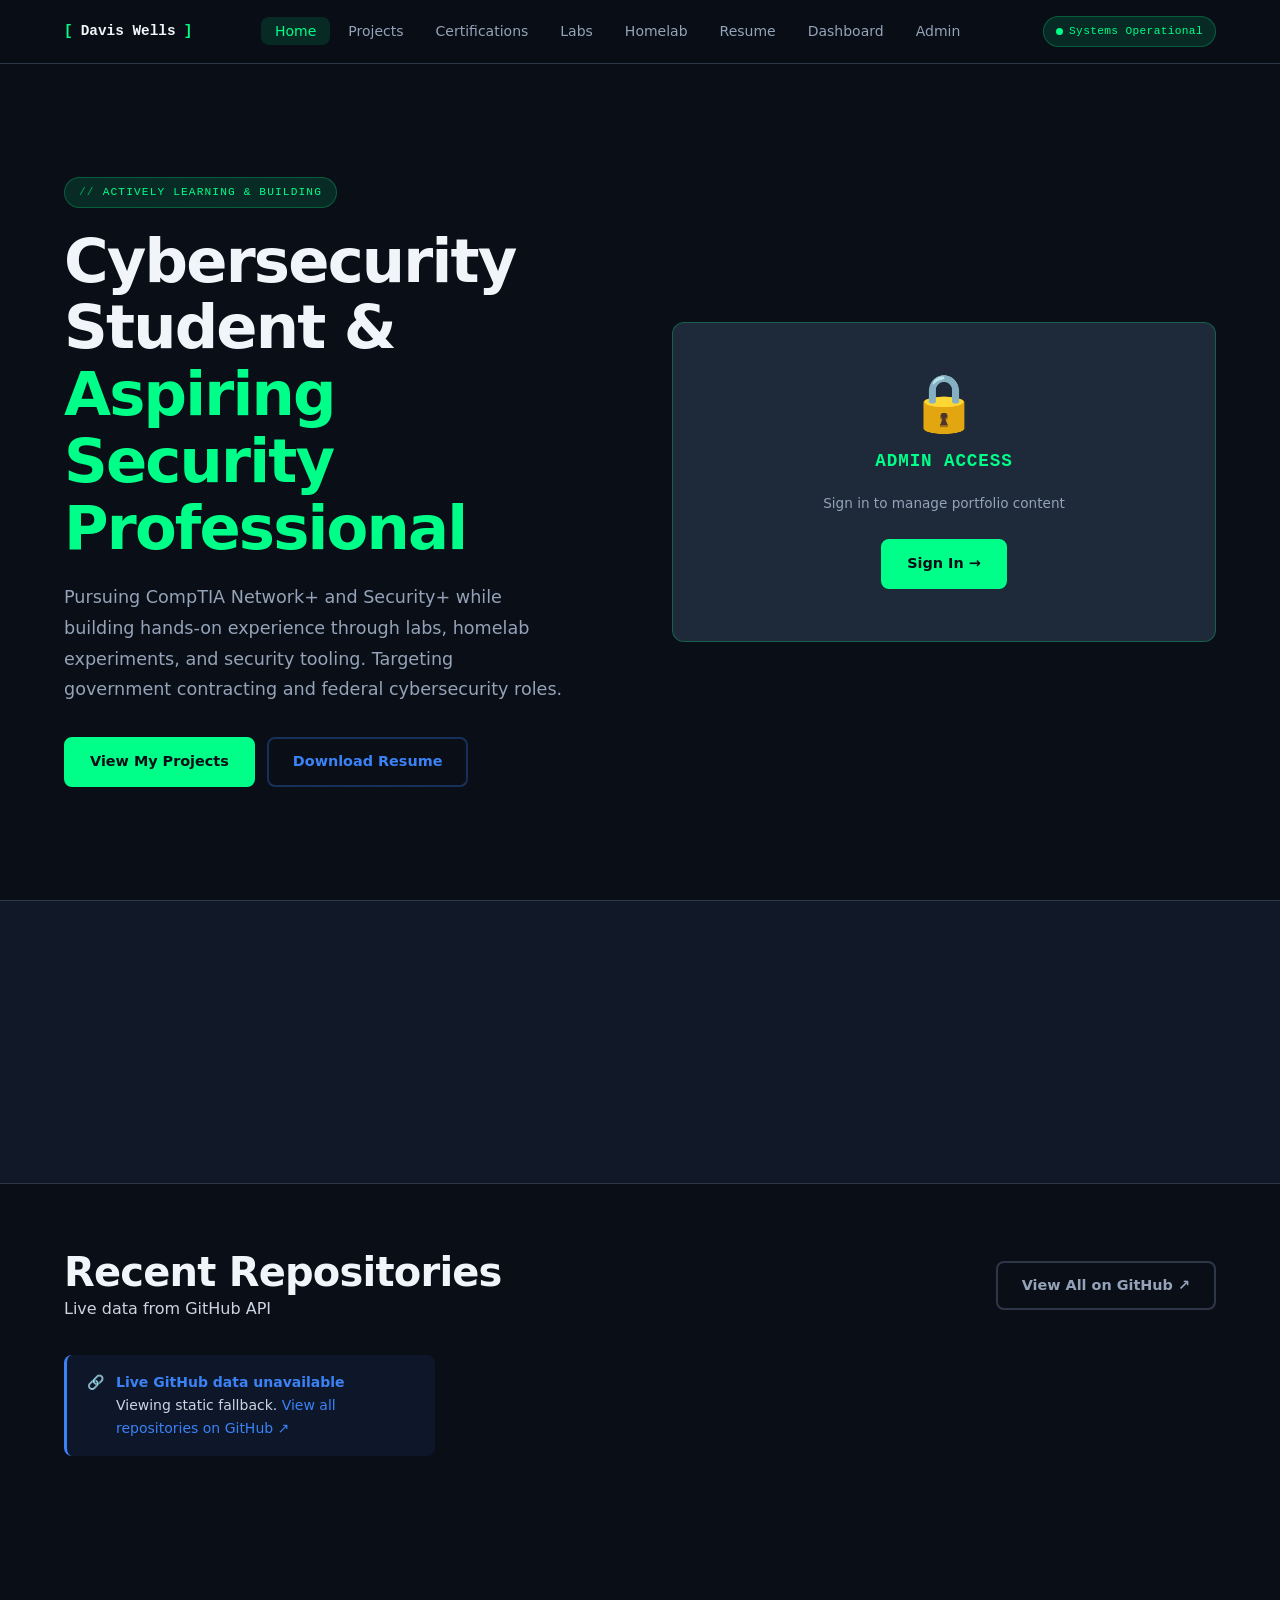
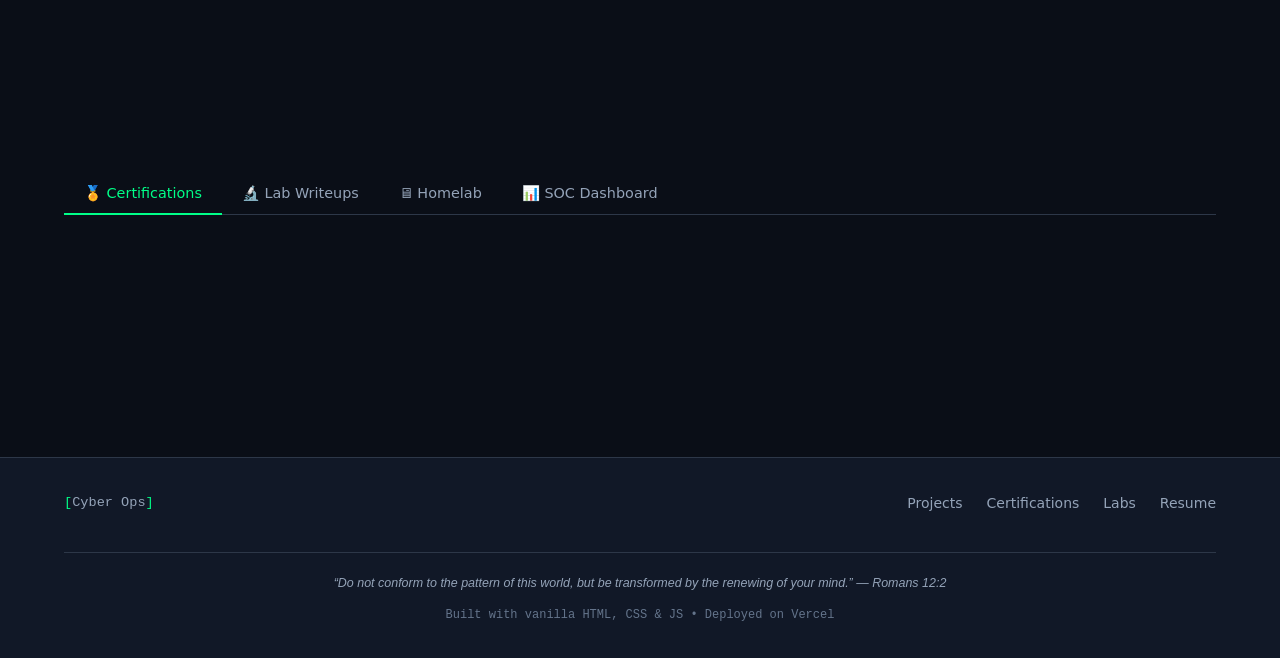
<file: index.html>
<!DOCTYPE html>
<html lang="en">
<head>
  <meta charset="UTF-8">
  <meta name="viewport" content="width=device-width, initial-scale=1.0">
  <meta name="description" content="Cybersecurity student portfolio — projects, certifications, labs, and homelab documentation. Pursuing Network+ and Security+ while targeting government contracting roles.">
  <meta name="robots" content="index, follow">
  <title>Cyber Ops — Security Portfolio</title>

  <!-- Security Headers -->
  <meta http-equiv="Content-Security-Policy"
    content="default-src 'self'; script-src 'self'; style-src 'self' https://fonts.googleapis.com; font-src https://fonts.gstatic.com; img-src 'self' data: https:; connect-src 'self' https://api.github.com https://*.supabase.co; frame-ancestors 'none';">
  <meta http-equiv="X-Content-Type-Options" content="nosniff">
  <meta http-equiv="Referrer-Policy" content="strict-origin-when-cross-origin">
  <meta name="theme-color" content="#0a0e17">

  <!-- Open Graph -->
  <meta property="og:title" content="Cyber Ops — Security Portfolio">
  <meta property="og:description" content="Cybersecurity student portfolio: projects, labs, and certifications.">
  <meta property="og:type" content="website">

  <!-- Google Fonts
       Note: Google Fonts CDN doesn't support SRI because the response varies by
       browser User-Agent for optimal font formats. Self-hosting is recommended
       for full SRI compliance. See README.md for self-hosting instructions. -->
  <link rel="preconnect" href="https://fonts.googleapis.com">
  <link rel="preconnect" href="https://fonts.gstatic.com" crossorigin>
  <link href="https://fonts.googleapis.com/css2?family=Inter:wght@400;500;600;700;800&family=JetBrains+Mono:wght@400;700&display=swap" rel="stylesheet">

  <!-- Stylesheets -->
  <link rel="stylesheet" href="assets/css/main.css">
  <link rel="stylesheet" href="assets/css/components.css">
  <link rel="stylesheet" href="assets/css/animations.css">
</head>
<body data-page="home">

  <!-- ── Navigation ──────────────────────────────────────────── -->
  <nav class="nav" role="navigation" aria-label="Main navigation">
    <div class="nav-inner">
      <a href="index.html" class="nav-logo" aria-label="Home">
        <span class="bracket">[</span>Davis Wells<span class="bracket">]</span>
      </a>

      <ul class="nav-links" role="list">
        <li><a href="index.html" class="active">Home</a></li>
        <li><a href="sections/projects.html">Projects</a></li>
        <li><a href="sections/certifications.html">Certifications</a></li>
        <li><a href="sections/labs.html">Labs</a></li>
        <li><a href="sections/homelab.html">Homelab</a></li>
        <li><a href="sections/resume.html">Resume</a></li>
        <li><a href="sections/dashboard.html">Dashboard</a></li>
        <li><a href="sections/login.html">Admin</a></li>
      </ul>

      <div class="nav-status" aria-label="System status: operational">
        <span class="status-dot" aria-hidden="true"></span>
        Systems Operational
      </div>

      <!-- Hamburger for mobile -->
      <button class="nav-hamburger" aria-label="Toggle mobile menu" aria-expanded="false" aria-controls="mobile-nav">
        <span></span>
        <span></span>
        <span></span>
      </button>
    </div>
  </nav>

  <!-- Mobile Navigation -->
  <nav id="mobile-nav" class="nav-mobile" aria-label="Mobile navigation">
    <a href="index.html">Home</a>
    <a href="sections/projects.html">Projects</a>
    <a href="sections/certifications.html">Certifications</a>
    <a href="sections/labs.html">Labs</a>
    <a href="sections/homelab.html">Homelab</a>
    <a href="sections/resume.html">Resume</a>
    <a href="sections/dashboard.html">Dashboard</a>
    <a href="sections/login.html">Admin</a>
  </nav>

  <main>
    <!-- ── Hero ──────────────────────────────────────────────── -->
    <section class="hero" aria-labelledby="hero-heading">
      <div class="hero-grid">

        <!-- Left: Text content -->
        <div class="hero-text">
          <div class="hero-eyebrow" aria-label="Status: actively learning">
            Actively Learning & Building
          </div>

          <h1 class="hero-title" id="hero-heading">
            Cybersecurity Student &amp;<br>
            <span class="accent">Aspiring Security Professional</span>
          </h1>

          <p class="hero-sub">
            Pursuing CompTIA Network+ and Security+ while building hands-on
            experience through labs, homelab experiments, and security tooling.
            Targeting government contracting and federal cybersecurity roles.
          </p>

          <div class="hero-ctas">
            <a href="sections/projects.html" class="btn btn-primary">
              View My Projects
            </a>
            <a href="sections/resume.html" class="btn btn-secondary">
              Download Resume
            </a>
          </div>
        </div>

        <!-- Right: Admin sign-in card -->
        <div class="hero-terminal">
          <a href="sections/login.html" class="admin-signin-card" aria-label="Go to admin sign in">
            <div class="admin-signin-icon" aria-hidden="true">&#128274;</div>
            <div class="admin-signin-label">Admin Access</div>
            <div class="admin-signin-sub">Sign in to manage portfolio content</div>
            <span class="btn btn-primary admin-signin-btn">Sign In &rarr;</span>
          </a>
        </div>

      </div>
    </section>

    <!-- ── Stats Bar ──────────────────────────────────────────── -->
    <section class="stats-bar" aria-label="Portfolio statistics">
      <div class="stats-grid">

        <div class="stat-card reveal">
          <span class="stat-icon" aria-hidden="true">&#127941;</span>
          <div class="stat-number" id="stat-certs">—</div>
          <div class="stat-label">Certifications Earned</div>
        </div>

        <div class="stat-card reveal reveal-delay-2">
          <span class="stat-icon" aria-hidden="true">&#128300;</span>
          <div class="stat-number" id="stat-labs">—</div>
          <div class="stat-label">Labs Completed</div>
        </div>

        <div class="stat-card reveal reveal-delay-3">
          <span class="stat-icon" aria-hidden="true">&#128295;</span>
          <div class="stat-number" id="stat-projects">—</div>
          <div class="stat-label">Projects Built</div>
        </div>

        <div class="stat-card reveal reveal-delay-4">
          <span class="stat-icon" aria-hidden="true">&#128293;</span>
          <div class="stat-number" id="stat-streak">—</div>
          <div class="stat-label">Day Study Streak</div>
          <div class="streak-controls">
            <button class="btn btn-sm btn-primary" id="streak-add" aria-label="Add one day to streak">+ Add Day</button>
            <button class="btn btn-sm btn-ghost" id="streak-reset" aria-label="Reset streak to zero">Reset</button>
          </div>
        </div>

      </div>
    </section>

    <!-- ── GitHub Repos Widget ───────────────────────────────── -->
    <section class="github-section section" aria-labelledby="github-heading">
      <div class="container">
        <div class="github-header">
          <div>
            <h2 id="github-heading">Recent Repositories</h2>
            <p style="margin:0; color: var(--text-muted); font-size: 0.9rem;">
              Live data from GitHub API
            </p>
          </div>
          <a href="#" class="btn btn-ghost github-view-all" target="_blank" rel="noopener noreferrer">
            View All on GitHub &#8599;
          </a>
        </div>

        <!-- Repo cards injected by github.js -->
        <div class="repos-grid" aria-label="GitHub repositories">
        </div>
      </div>
    </section>

    <!-- ── Quick Links / About Strip ─────────────────────────── -->
    <section class="section" aria-label="Quick navigation" style="padding-top:0">
      <div class="container">
        <div class="section-header reveal">
          <h2>What I'm Working On</h2>
          <p>A living portfolio that grows with every lab, cert, and project.</p>
        </div>

        <div class="wimo-tabs" role="tablist" aria-label="Portfolio sections">
          <button class="wimo-tab active" data-tab="certs" role="tab" aria-selected="true">&#127941; Certifications</button>
          <button class="wimo-tab" data-tab="labs" role="tab" aria-selected="false">&#128300; Lab Writeups</button>
          <button class="wimo-tab" data-tab="homelab" role="tab" aria-selected="false">&#128421; Homelab</button>
          <button class="wimo-tab" data-tab="soc" role="tab" aria-selected="false">&#128202; SOC Dashboard</button>
        </div>
        <div class="wimo-content reveal">
          <div class="wimo-panel active" data-panel="certs">
            <div class="wimo-panel-inner">
              <span class="wimo-icon" aria-hidden="true">&#127941;</span>
              <div>
                <h3>Certifications</h3>
                <p>Network+ in progress &middot; Security+ planned &middot; Tracking every step toward earning each credential.</p>
                <a href="sections/certifications.html" class="btn btn-primary btn-sm">View Certifications &#8599;</a>
              </div>
            </div>
          </div>
          <div class="wimo-panel" data-panel="labs">
            <div class="wimo-panel-inner">
              <span class="wimo-icon" aria-hidden="true">&#128300;</span>
              <div>
                <h3>Lab Writeups</h3>
                <p>TryHackMe, Hack The Box &mdash; documented with notes, takeaways, and techniques used in each exercise.</p>
                <a href="sections/labs.html" class="btn btn-primary btn-sm">View Lab Writeups &#8599;</a>
              </div>
            </div>
          </div>
          <div class="wimo-panel" data-panel="homelab">
            <div class="wimo-panel-inner">
              <span class="wimo-icon" aria-hidden="true">&#128421;</span>
              <div>
                <h3>Homelab</h3>
                <p>Hands-on lab environment for cybersecurity practice — details coming soon.</p>
                <a href="sections/homelab.html" class="btn btn-primary btn-sm">View Homelab &#8599;</a>
              </div>
            </div>
          </div>
          <div class="wimo-panel" data-panel="soc">
            <div class="wimo-panel-inner">
              <span class="wimo-icon" aria-hidden="true">&#128202;</span>
              <div>
                <h3>SOC Dashboard</h3>
                <p>Simulated threat feed and analyst dashboard &mdash; a concept showcase, clearly labeled as a demo environment.</p>
                <a href="sections/dashboard.html" class="btn btn-primary btn-sm">View Dashboard &#8599;</a>
              </div>
            </div>
          </div>
        </div>
      </div>
    </section>

  </main>

  <!-- ── Footer ────────────────────────────────────────────────── -->
  <footer class="footer" role="contentinfo">
    <div class="footer-inner">
      <div class="footer-logo">
        <span class="accent">[</span>Cyber Ops<span class="accent">]</span>
      </div>
      <ul class="footer-links" role="list">
        <li><a href="sections/projects.html">Projects</a></li>
        <li><a href="sections/certifications.html">Certifications</a></li>
        <li><a href="sections/labs.html">Labs</a></li>
        <li><a href="sections/resume.html">Resume</a></li>
      </ul>
      <div class="footer-copy">
        <em class="footer-verse">&ldquo;Do not conform to the pattern of this world, but be transformed by the renewing of your mind.&rdquo; &mdash; Romans 12:2</em>
        Built with vanilla HTML, CSS &amp; JS &bull; Deployed on Vercel
      </div>
    </div>
  </footer>

  <!-- Scripts — config.js must load before main.js and github.js -->
  <script src="config.js"></script>
  <script src="assets/js/supabase-client.js"></script>
  <script src="assets/js/main.js"></script>
  <script src="assets/js/github.js"></script>

</body>
</html>
</file>
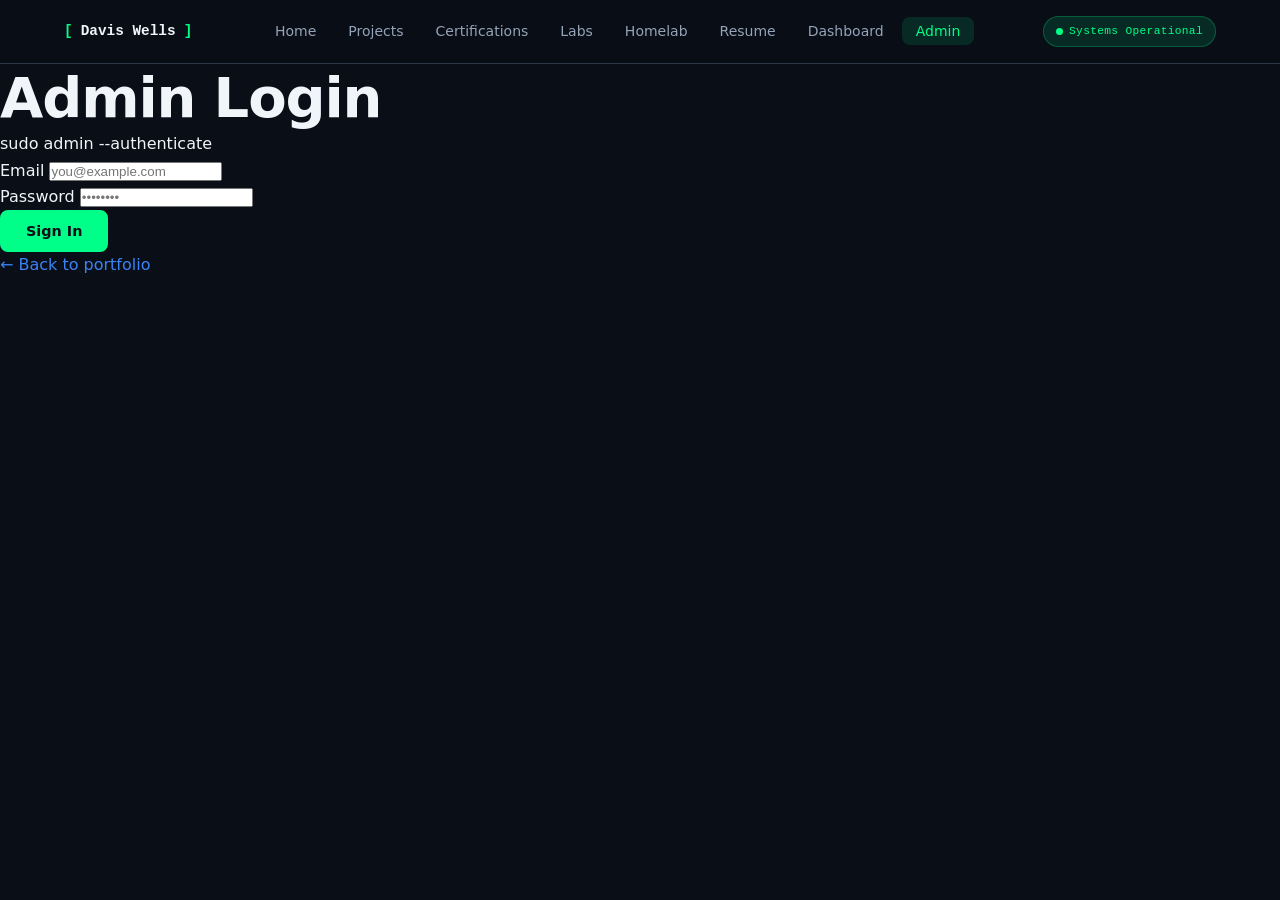
<file: sections/admin.html>
<!DOCTYPE html>
<html lang="en">
<head>
  <meta charset="UTF-8">
  <meta name="viewport" content="width=device-width, initial-scale=1.0">
  <meta name="robots" content="noindex, nofollow">
  <title>Admin — Cyber Ops</title>
  <meta http-equiv="Content-Security-Policy"
    content="default-src 'self'; script-src 'self'; style-src 'self' https://fonts.googleapis.com; font-src https://fonts.gstatic.com; img-src 'self' data:; connect-src 'self' https://*.supabase.co; frame-ancestors 'none';">
  <meta http-equiv="X-Content-Type-Options" content="nosniff">
  <link rel="preconnect" href="https://fonts.googleapis.com">
  <link rel="preconnect" href="https://fonts.gstatic.com" crossorigin>
  <link href="https://fonts.googleapis.com/css2?family=Inter:wght@400;500;600;700;800&family=JetBrains+Mono:wght@400;700&display=swap" rel="stylesheet">
  <link rel="stylesheet" href="../assets/css/main.css">
  <link rel="stylesheet" href="../assets/css/components.css">
  <link rel="stylesheet" href="../assets/css/animations.css">
  <style>
    /* ── Admin layout ───────────────────────────── */
    .admin-bar {
      background: var(--bg-secondary);
      border-bottom: 1px solid var(--border);
      padding: 0.75rem 1.5rem;
      display: flex;
      align-items: center;
      justify-content: space-between;
      position: sticky;
      top: 0;
      z-index: 100;
    }
    .admin-bar-logo {
      font-family: var(--font-mono);
      font-size: 0.85rem;
      color: var(--text-muted);
    }
    .admin-bar-logo span { color: var(--green); }
    .admin-bar-right {
      display: flex;
      align-items: center;
      gap: 1rem;
    }
    .admin-user-label {
      font-family: var(--font-mono);
      font-size: 0.75rem;
      color: var(--text-muted);
    }
    .admin-user-label strong { color: var(--green); }

    .admin-wrap {
      max-width: 1100px;
      margin: 0 auto;
      padding: 2rem 1.5rem;
    }
    .admin-header {
      margin-bottom: 2rem;
    }
    .admin-header h1 { font-size: 1.75rem; margin-bottom: 0.25rem; }
    .admin-header p {
      font-family: var(--font-mono);
      font-size: 0.75rem;
      color: var(--text-muted);
    }

    /* ── Tabs ───────────────────────────────────── */
    .admin-tabs {
      display: flex;
      gap: 0.25rem;
      margin-bottom: 1.5rem;
      border-bottom: 1px solid var(--border);
      padding-bottom: 0;
    }
    .admin-tab {
      font-family: var(--font-mono);
      font-size: 0.82rem;
      font-weight: 600;
      color: var(--text-muted);
      background: none;
      border: none;
      padding: 0.6rem 1.25rem;
      cursor: pointer;
      border-bottom: 2px solid transparent;
      margin-bottom: -1px;
      transition: color var(--t-fast), border-color var(--t-fast);
    }
    .admin-tab:hover { color: var(--text-primary); }
    .admin-tab.active {
      color: var(--green);
      border-bottom-color: var(--green);
    }

    /* ── Panels ─────────────────────────────────── */
    .admin-panel { display: none; }
    .admin-panel.active { display: block; }

    .admin-panel-header {
      display: flex;
      align-items: center;
      justify-content: space-between;
      margin-bottom: 1.25rem;
      flex-wrap: wrap;
      gap: 0.75rem;
    }
    .admin-panel-title {
      font-size: 1.1rem;
      font-weight: 600;
    }

    /* ── Table ──────────────────────────────────── */
    .admin-table-wrap { overflow-x: auto; }
    .admin-table {
      width: 100%;
      border-collapse: collapse;
      font-size: 0.85rem;
    }
    .admin-table th {
      font-family: var(--font-mono);
      font-size: 0.7rem;
      font-weight: 600;
      text-transform: uppercase;
      letter-spacing: 0.08em;
      color: var(--text-muted);
      text-align: left;
      padding: 0.6rem 0.75rem;
      border-bottom: 1px solid var(--border);
      white-space: nowrap;
    }
    .admin-table td {
      padding: 0.65rem 0.75rem;
      border-bottom: 1px solid rgba(255,255,255,0.04);
      color: var(--text-secondary);
      max-width: 260px;
      overflow: hidden;
      text-overflow: ellipsis;
      white-space: nowrap;
    }
    .admin-table tr:hover td { background: rgba(255,255,255,0.02); }
    .admin-actions { display: flex; gap: 0.5rem; white-space: nowrap; }

    .admin-loading,
    .admin-empty  { color: var(--text-muted); font-family: var(--font-mono); font-size: 0.85rem; padding: 2rem 0; }
    .admin-error  { color: var(--red); font-size: 0.85rem; padding: 2rem 0; }

    /* ── Modal overlay ───────────────────────────── */
    .admin-modal {
      display: none;
      position: fixed;
      inset: 0;
      background: rgba(0,0,0,0.7);
      backdrop-filter: blur(4px);
      z-index: 1000;
      align-items: flex-start;
      justify-content: center;
      padding: 2rem 1rem;
      overflow-y: auto;
    }
    .admin-modal.open { display: flex; }
    .modal-card {
      background: var(--bg-card);
      border: 1px solid var(--border);
      border-radius: var(--radius-xl);
      padding: 2rem;
      width: 100%;
      max-width: 560px;
      margin: auto;
    }
    .modal-card h2 {
      font-size: 1.25rem;
      margin-bottom: 1.5rem;
    }

    /* ── Form fields ─────────────────────────────── */
    .form-group {
      margin-bottom: 1.1rem;
    }
    .form-group label {
      display: block;
      font-size: 0.75rem;
      font-weight: 600;
      color: var(--text-muted);
      text-transform: uppercase;
      letter-spacing: 0.06em;
      margin-bottom: 0.4rem;
    }
    .form-group input,
    .form-group textarea,
    .form-group select {
      width: 100%;
      background: rgba(255,255,255,0.04);
      border: 1px solid var(--border);
      border-radius: var(--radius);
      color: var(--text-primary);
      font-family: var(--font-body);
      font-size: 0.9rem;
      padding: 8px 12px;
      outline: none;
      transition: border-color var(--t-fast);
    }
    .form-group input:focus,
    .form-group textarea:focus,
    .form-group select:focus {
      border-color: var(--green-border);
    }
    .form-group input::placeholder,
    .form-group textarea::placeholder { color: var(--text-dim); }
    .form-group textarea { resize: vertical; min-height: 80px; }
    .form-group select option { background: var(--bg-card); }
    .form-group-inline {
      display: flex;
      align-items: center;
      gap: 0.5rem;
    }
    .form-group-inline label {
      margin: 0;
      text-transform: none;
      letter-spacing: 0;
      font-size: 0.9rem;
      color: var(--text-secondary);
    }
    .form-group-inline input[type="checkbox"] {
      width: auto;
      accent-color: var(--green);
    }
    .form-actions {
      display: flex;
      gap: 0.75rem;
      margin-top: 1.5rem;
      flex-wrap: wrap;
    }

    /* ── Toast ───────────────────────────────────── */
    .admin-toast {
      position: fixed;
      bottom: 1.5rem;
      right: 1.5rem;
      padding: 0.75rem 1.25rem;
      border-radius: var(--radius);
      font-size: 0.875rem;
      font-weight: 500;
      z-index: 2000;
      opacity: 0;
      transform: translateY(8px);
      transition: opacity 0.25s ease, transform 0.25s ease;
      max-width: 340px;
    }
    .admin-toast.visible { opacity: 1; transform: translateY(0); }
    .admin-toast-success { background: var(--green-dim); border: 1px solid var(--green-border); color: var(--green); }
    .admin-toast-error   { background: rgba(239,68,68,0.1); border: 1px solid rgba(239,68,68,0.3); color: var(--red); }

    /* ── View site link ──────────────────────────── */
    .view-site-link {
      font-size: 0.8rem;
      color: var(--text-muted);
      text-decoration: none;
    }
    .view-site-link:hover { color: var(--green); }
  </style>
</head>
<body>

  <!-- Top bar -->
  <div class="admin-bar">
    <div class="admin-bar-logo">
      <span>[</span>Cyber Ops<span>]</span> — Admin Panel
    </div>
    <div class="admin-bar-right">
      <a href="../index.html" class="view-site-link">&#8599; View site</a>
      <div class="admin-user-label">Logged in as <strong id="admin-user"></strong></div>
      <button class="btn btn-sm btn-ghost" id="signout-btn">Sign Out</button>
    </div>
  </div>

  <div class="admin-wrap">
    <div class="admin-header">
      <h1>Content Manager</h1>
      <p>$ manage --portfolio --live-sync</p>
    </div>

    <!-- Tabs -->
    <div class="admin-tabs" role="tablist">
      <button class="admin-tab active" role="tab" data-panel="panel-projects" aria-selected="true">Projects</button>
      <button class="admin-tab" role="tab" data-panel="panel-labs" aria-selected="false">Labs</button>
      <button class="admin-tab" role="tab" data-panel="panel-certs" aria-selected="false">Certifications</button>
    </div>

    <!-- Projects panel -->
    <div id="panel-projects" class="admin-panel active" role="tabpanel">
      <div class="admin-panel-header">
        <div class="admin-panel-title">Projects</div>
        <button class="btn btn-primary btn-sm add-new-btn" data-table="projects">+ Add Project</button>
      </div>
      <div class="admin-table-wrap">
        <p class="admin-loading">Loading...</p>
      </div>
    </div>

    <!-- Labs panel -->
    <div id="panel-labs" class="admin-panel" role="tabpanel">
      <div class="admin-panel-header">
        <div class="admin-panel-title">Lab Writeups</div>
        <button class="btn btn-primary btn-sm add-new-btn" data-table="labs">+ Add Lab</button>
      </div>
      <div class="admin-table-wrap">
        <p class="admin-loading">Loading...</p>
      </div>
    </div>

    <!-- Certifications panel -->
    <div id="panel-certs" class="admin-panel" role="tabpanel">
      <div class="admin-panel-header">
        <div class="admin-panel-title">Certifications</div>
        <button class="btn btn-primary btn-sm add-new-btn" data-table="certifications">+ Add Certification</button>
      </div>
      <div class="admin-table-wrap">
        <p class="admin-loading">Loading...</p>
      </div>
    </div>

  </div>

  <!-- Add / Edit modal -->
  <div id="admin-modal" class="admin-modal" role="dialog" aria-modal="true" aria-labelledby="modal-title">
    <div class="modal-card">
      <h2 id="modal-title">Add Entry</h2>
      <form id="modal-form" novalidate></form>
    </div>
  </div>

  <script src="../config.js"></script>
  <script src="../assets/js/supabase-client.js"></script>
  <script src="../assets/js/main.js"></script>
  <script src="../assets/js/admin.js"></script>

</body>
</html>
</file>
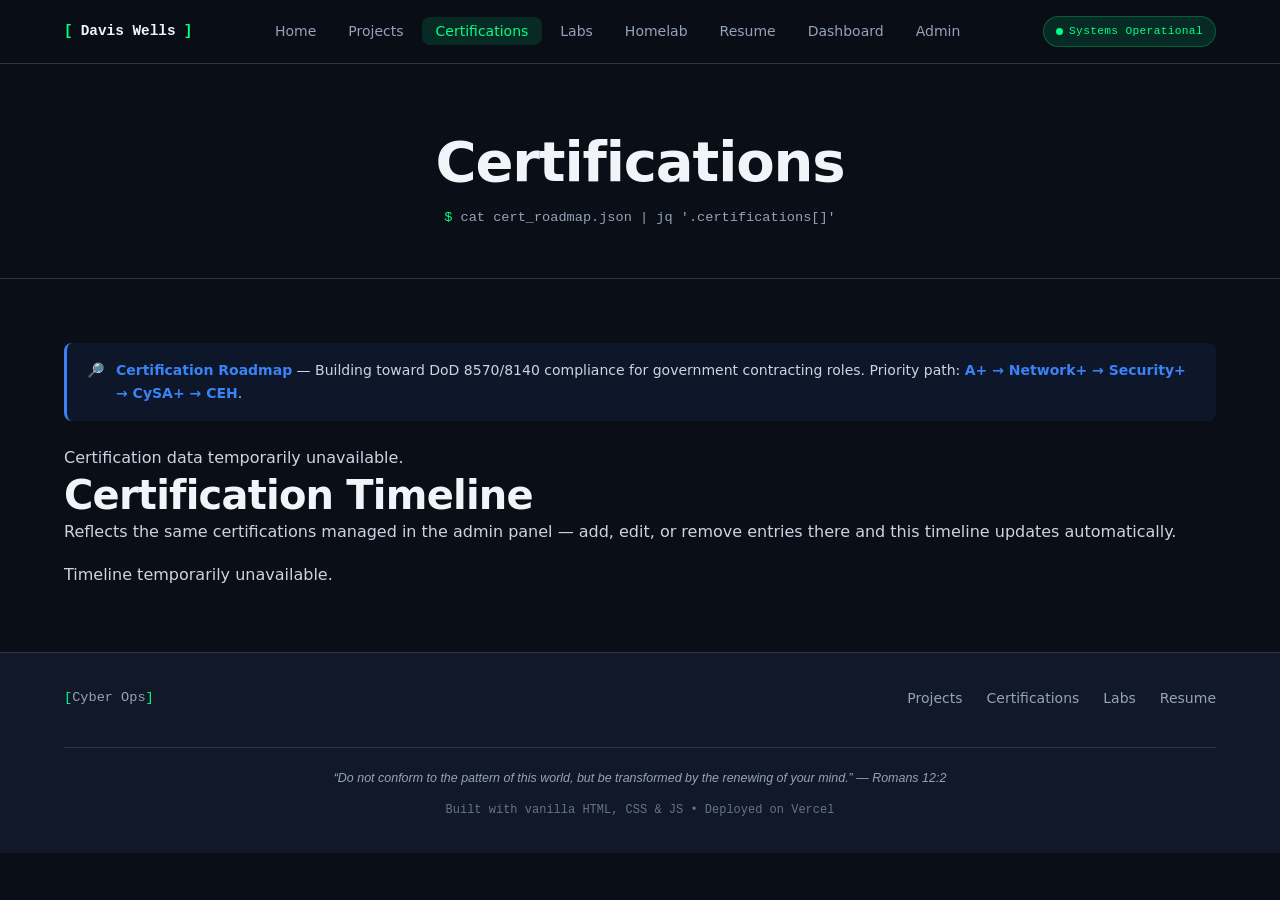
<file: sections/certifications.html>
<!DOCTYPE html>
<html lang="en">
<head>
  <meta charset="UTF-8">
  <meta name="viewport" content="width=device-width, initial-scale=1.0">
  <meta name="description" content="Certification journey — earned credentials, in-progress study, and planned certifications for a government contracting cybersecurity career.">
  <title>Certifications — Cyber Ops Portfolio</title>
  <meta http-equiv="Content-Security-Policy"
    content="default-src 'self'; script-src 'self'; style-src 'self' https://fonts.googleapis.com; font-src https://fonts.gstatic.com; img-src 'self' data: https:; connect-src 'self' https://*.supabase.co; frame-ancestors 'none';">
  <meta http-equiv="X-Content-Type-Options" content="nosniff">
  <meta http-equiv="Referrer-Policy" content="strict-origin-when-cross-origin">
  <link rel="preconnect" href="https://fonts.googleapis.com">
  <link rel="preconnect" href="https://fonts.gstatic.com" crossorigin>
  <link href="https://fonts.googleapis.com/css2?family=Inter:wght@400;500;600;700;800&family=JetBrains+Mono:wght@400;700&display=swap" rel="stylesheet">
  <link rel="stylesheet" href="../assets/css/main.css">
  <link rel="stylesheet" href="../assets/css/components.css">
  <link rel="stylesheet" href="../assets/css/animations.css">
</head>
<body data-page="certifications">

  <nav class="nav" role="navigation" aria-label="Main navigation">
    <div class="nav-inner">
      <a href="../index.html" class="nav-logo">
        <span class="bracket">[</span>Davis Wells<span class="bracket">]</span>
      </a>
      <ul class="nav-links" role="list">
        <li><a href="../index.html">Home</a></li>
        <li><a href="projects.html">Projects</a></li>
        <li><a href="certifications.html" class="active">Certifications</a></li>
        <li><a href="labs.html">Labs</a></li>
        <li><a href="homelab.html">Homelab</a></li>
        <li><a href="resume.html">Resume</a></li>
        <li><a href="dashboard.html">Dashboard</a></li>
        <li><a href="login.html">Admin</a></li>
      </ul>
      <div class="nav-status" aria-label="System status: operational">
        <span class="status-dot" aria-hidden="true"></span>
        Systems Operational
      </div>
      <button class="nav-hamburger" aria-label="Toggle mobile menu" aria-expanded="false" aria-controls="mobile-nav">
        <span></span><span></span><span></span>
      </button>
    </div>
  </nav>
  <nav id="mobile-nav" class="nav-mobile" aria-label="Mobile navigation">
    <a href="../index.html">Home</a>
    <a href="projects.html">Projects</a>
    <a href="certifications.html">Certifications</a>
    <a href="labs.html">Labs</a>
    <a href="homelab.html">Homelab</a>
    <a href="resume.html">Resume</a>
    <a href="dashboard.html">Dashboard</a>
  </nav>

  <main>
    <section class="page-hero">
      <div class="container">
        <h1>Certifications</h1>
        <div class="page-cmd">cat cert_roadmap.json | jq '.certifications[]'</div>
      </div>
    </section>

    <section class="section">
      <div class="container">

        <!-- Context note about cert path -->
        <div class="alert alert-sim" style="max-width:720px; margin-bottom:var(--sp-8);">
          <span aria-hidden="true">&#128270;</span>
          <div>
            <strong>Certification Roadmap</strong> —
            Building toward DoD 8570/8140 compliance for government contracting roles.
            Priority path: <strong>A+ → Network+ → Security+ → CySA+ → CEH</strong>.
          </div>
        </div>

        <!-- Cert cards injected by main.js (CertCards.load) -->
        <div id="certs-grid" class="certs-grid" aria-label="Certification cards">
          <p style="color:var(--text-muted);">Loading certifications...</p>
        </div>

        <!-- Timeline -->
        <div style="margin-top:var(--sp-12)">
          <h2 style="font-size:1.5rem; margin-bottom:var(--sp-8);">Certification Timeline</h2>
          <p style="font-size:0.85rem; color:var(--text-muted); margin-bottom:var(--sp-6);">
            Reflects the same certifications managed in the admin panel — add, edit, or remove entries there and this timeline updates automatically.
          </p>
          <div style="position:relative; padding-left:2rem;">
            <!-- Vertical line -->
            <div style="position:absolute; left:7px; top:0; bottom:0; width:2px; background:var(--border);"></div>

            <!-- Timeline entries injected by main.js (CertTimeline.load) -->
            <div id="certs-timeline" aria-label="Certification timeline">
              <p style="color:var(--text-muted);">Loading timeline...</p>
            </div>
          </div>
        </div>

      </div>
    </section>
  </main>

  <footer class="footer" role="contentinfo">
    <div class="footer-inner">
      <div class="footer-logo"><span class="accent">[</span>Cyber Ops<span class="accent">]</span></div>
      <ul class="footer-links" role="list">
        <li><a href="projects.html">Projects</a></li>
        <li><a href="certifications.html">Certifications</a></li>
        <li><a href="labs.html">Labs</a></li>
        <li><a href="resume.html">Resume</a></li>
      </ul>
      <div class="footer-copy"><em class="footer-verse">&ldquo;Do not conform to the pattern of this world, but be transformed by the renewing of your mind.&rdquo; &mdash; Romans 12:2</em>Built with vanilla HTML, CSS &amp; JS &bull; Deployed on Vercel</div>
    </div>
  </footer>

  <script src="../config.js"></script>
  <script src="../assets/js/supabase-client.js"></script>
  <script src="../assets/js/main.js"></script>

</body>
</html>
</file>
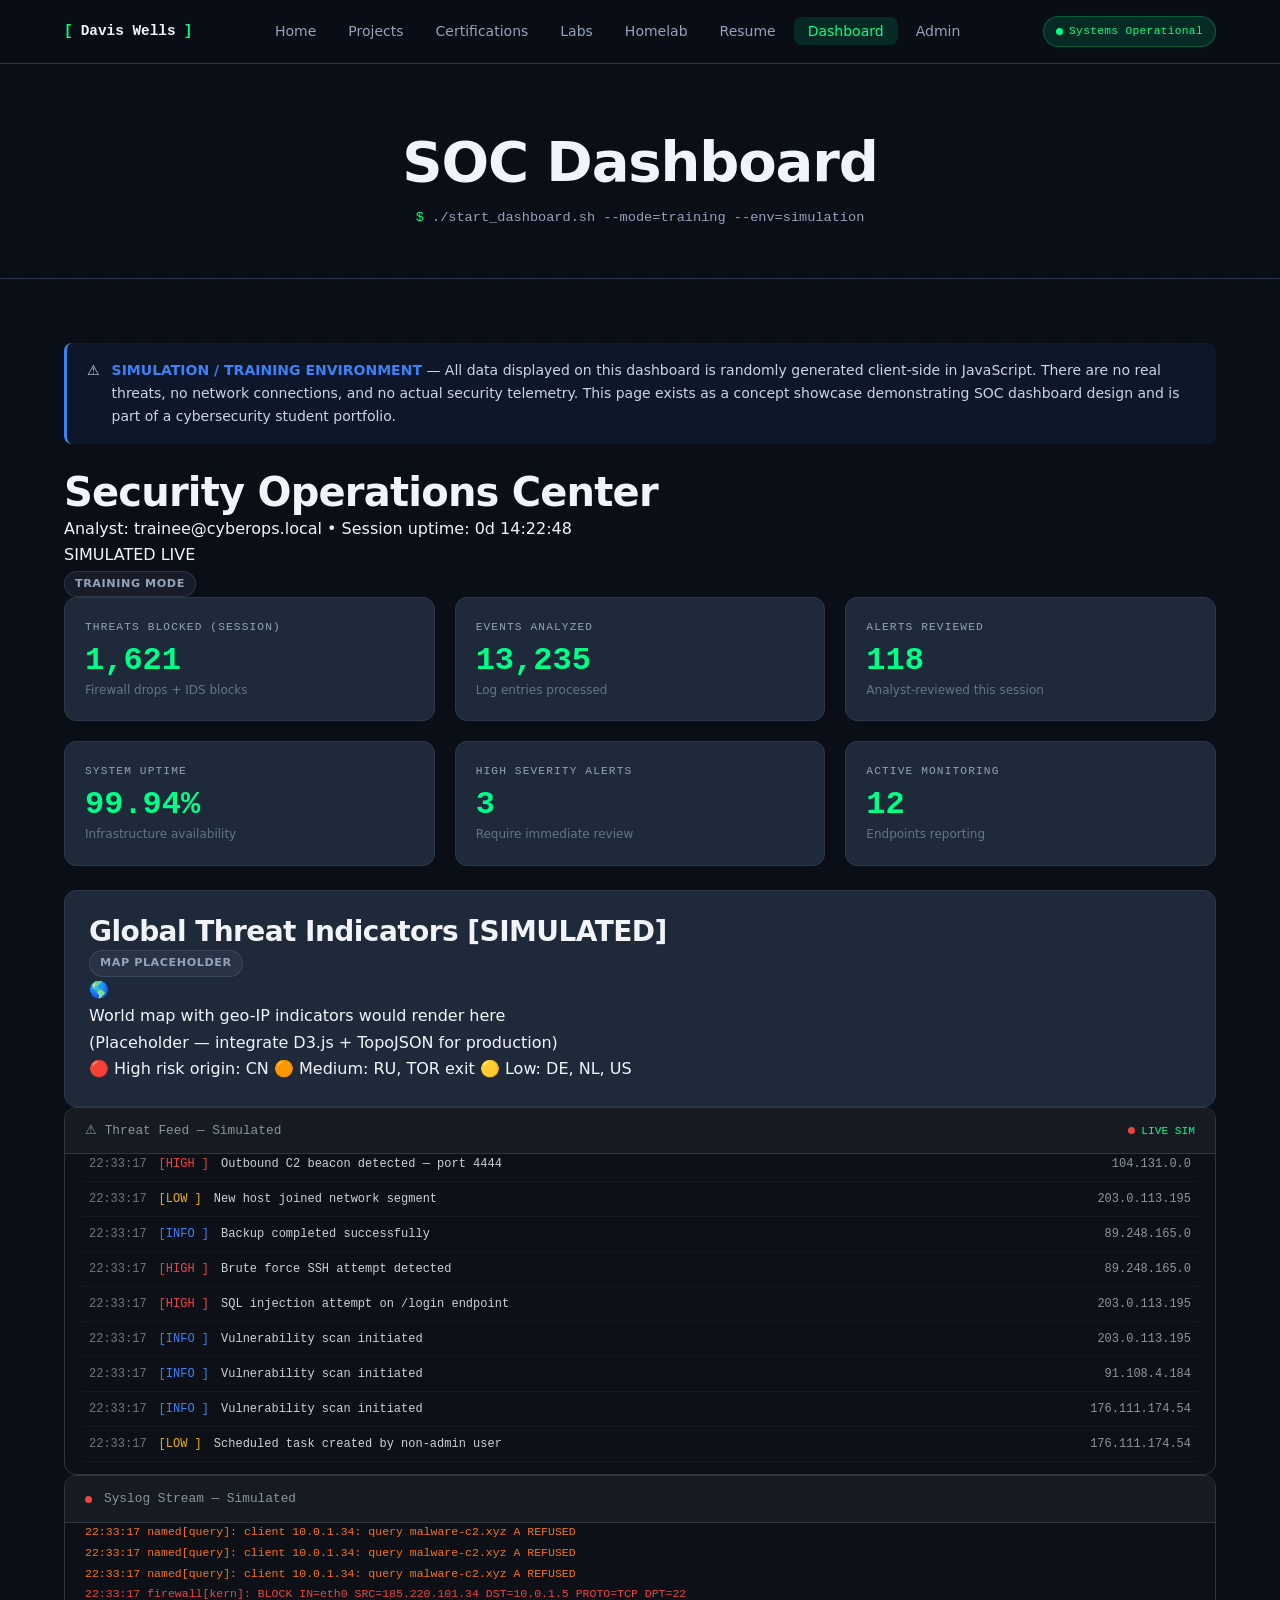
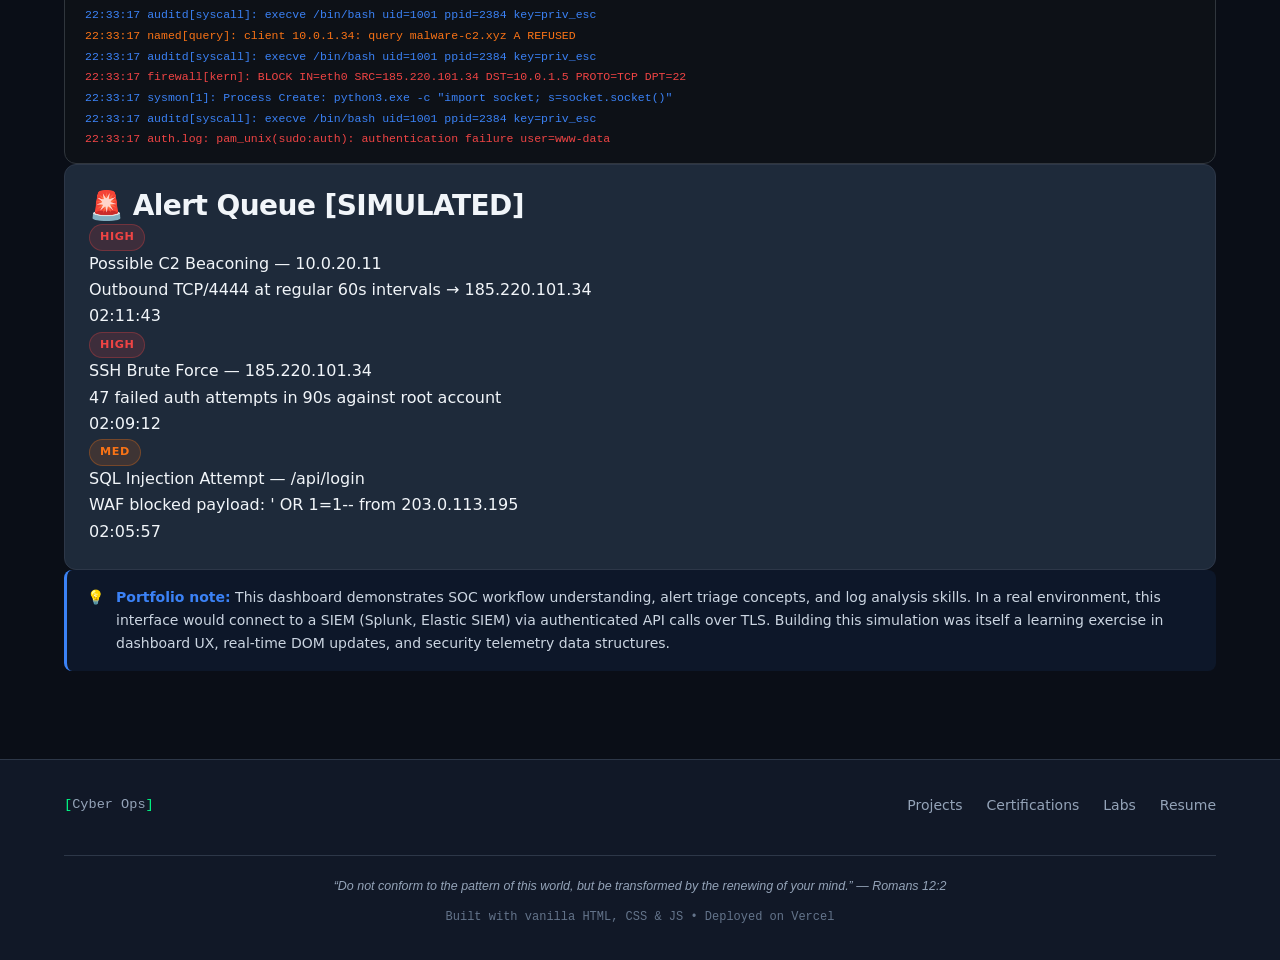
<file: sections/dashboard.html>
<!DOCTYPE html>
<html lang="en">
<head>
  <meta charset="UTF-8">
  <meta name="viewport" content="width=device-width, initial-scale=1.0">
  <meta name="description" content="Simulated SOC security dashboard — training and portfolio showcase. All data is client-side generated. No real threat data.">
  <title>SOC Dashboard [SIMULATED] — Cyber Ops Portfolio</title>
  <meta http-equiv="Content-Security-Policy"
    content="default-src 'self'; script-src 'self'; style-src 'self' https://fonts.googleapis.com; font-src https://fonts.gstatic.com; img-src 'self' data:; connect-src 'self' https://*.supabase.co; frame-ancestors 'none';">
  <meta http-equiv="X-Content-Type-Options" content="nosniff">
  <meta http-equiv="Referrer-Policy" content="strict-origin-when-cross-origin">
  <link rel="preconnect" href="https://fonts.googleapis.com">
  <link rel="preconnect" href="https://fonts.gstatic.com" crossorigin>
  <link href="https://fonts.googleapis.com/css2?family=Inter:wght@400;500;600;700;800&family=JetBrains+Mono:wght@400;700&display=swap" rel="stylesheet">
  <link rel="stylesheet" href="../assets/css/main.css">
  <link rel="stylesheet" href="../assets/css/components.css">
  <link rel="stylesheet" href="../assets/css/animations.css">
</head>
<body data-page="dashboard">

  <nav class="nav" role="navigation" aria-label="Main navigation">
    <div class="nav-inner">
      <a href="../index.html" class="nav-logo">
        <span class="bracket">[</span>Davis Wells<span class="bracket">]</span>
      </a>
      <ul class="nav-links" role="list">
        <li><a href="../index.html">Home</a></li>
        <li><a href="projects.html">Projects</a></li>
        <li><a href="certifications.html">Certifications</a></li>
        <li><a href="labs.html">Labs</a></li>
        <li><a href="homelab.html">Homelab</a></li>
        <li><a href="resume.html">Resume</a></li>
        <li><a href="dashboard.html" class="active">Dashboard</a></li>
        <li><a href="login.html">Admin</a></li>
      </ul>
      <div class="nav-status" aria-label="System status: operational">
        <span class="status-dot" aria-hidden="true"></span>
        Systems Operational
      </div>
      <button class="nav-hamburger" aria-label="Toggle mobile menu" aria-expanded="false" aria-controls="mobile-nav">
        <span></span><span></span><span></span>
      </button>
    </div>
  </nav>
  <nav id="mobile-nav" class="nav-mobile" aria-label="Mobile navigation">
    <a href="../index.html">Home</a>
    <a href="projects.html">Projects</a>
    <a href="certifications.html">Certifications</a>
    <a href="labs.html">Labs</a>
    <a href="homelab.html">Homelab</a>
    <a href="resume.html">Resume</a>
    <a href="dashboard.html">Dashboard</a>
  </nav>

  <main>
    <section class="page-hero">
      <div class="container">
        <h1>SOC Dashboard</h1>
        <div class="page-cmd">./start_dashboard.sh --mode=training --env=simulation</div>
      </div>
    </section>

    <section class="section" style="padding-top:var(--sp-6);">
      <div class="container">

        <!-- IMPORTANT: Simulation disclaimer — clearly labeled -->
        <div class="alert alert-sim" style="margin-bottom:var(--sp-8);">
          <span style="font-size:1.25rem;" aria-hidden="true">&#9888;</span>
          <div>
            <strong>SIMULATION / TRAINING ENVIRONMENT</strong> —
            All data displayed on this dashboard is randomly generated client-side in JavaScript.
            There are no real threats, no network connections, and no actual security telemetry.
            This page exists as a concept showcase demonstrating SOC dashboard design
            and is part of a cybersecurity student portfolio.
          </div>
        </div>

        <!-- Session header with live uptime -->
        <div style="display:flex; align-items:center; justify-content:space-between; margin-bottom:var(--sp-6); flex-wrap:wrap; gap:var(--sp-4);">
          <div>
            <h2 style="font-size:1.2rem; margin-bottom:4px;">Security Operations Center</h2>
            <div style="font-family:var(--font-mono); font-size:0.75rem; color:var(--text-muted);">
              Analyst: trainee@cyberops.local &bull; Session uptime:
              <span id="uptime-clock" style="color:var(--green);">00:00:00</span>
            </div>
          </div>
          <div style="display:flex; align-items:center; gap:var(--sp-3); flex-wrap:wrap;">
            <div style="display:flex; align-items:center; gap:6px; font-family:var(--font-mono); font-size:0.72rem; color:var(--red);">
              <span class="live-dot" aria-hidden="true"></span>
              SIMULATED LIVE
            </div>
            <span class="badge badge-planned">Training Mode</span>
          </div>
        </div>

        <!-- ── Metric Cards ──────────────────────────────────── -->
        <div class="dashboard-grid">

          <div class="dash-card">
            <div class="dash-card-label">Threats Blocked (Session)</div>
            <div class="dash-card-value" id="metric-blocked">—</div>
            <div class="dash-card-sub">Firewall drops + IDS blocks</div>
          </div>

          <div class="dash-card">
            <div class="dash-card-label">Events Analyzed</div>
            <div class="dash-card-value" id="metric-events">—</div>
            <div class="dash-card-sub">Log entries processed</div>
          </div>

          <div class="dash-card">
            <div class="dash-card-label">Alerts Reviewed</div>
            <div class="dash-card-value" id="metric-alerts">—</div>
            <div class="dash-card-sub">Analyst-reviewed this session</div>
          </div>

          <div class="dash-card">
            <div class="dash-card-label">System Uptime</div>
            <div class="dash-card-value" id="metric-uptime">—</div>
            <div class="dash-card-sub">Infrastructure availability</div>
          </div>

          <div class="dash-card">
            <div class="dash-card-label">High Severity Alerts</div>
            <div class="dash-card-value" style="color:var(--red);">3</div>
            <div class="dash-card-sub">Require immediate review</div>
          </div>

          <div class="dash-card">
            <div class="dash-card-label">Active Monitoring</div>
            <div class="dash-card-value" style="color:var(--blue);">12</div>
            <div class="dash-card-sub">Endpoints reporting</div>
          </div>

        </div>

        <!-- ── World Map Placeholder ─────────────────────────── -->
        <div class="card" style="margin-bottom:var(--sp-6); padding:var(--sp-5);">
          <div style="display:flex; align-items:center; justify-content:space-between; margin-bottom:var(--sp-4);">
            <h3 style="font-size:1rem; font-family:var(--font-mono);">Global Threat Indicators [SIMULATED]</h3>
            <span class="badge badge-planned">Map placeholder</span>
          </div>
          <div style="background:#0d1117; border:1px solid #30363d; border-radius:var(--radius); padding:var(--sp-8); text-align:center; min-height:140px; display:flex; align-items:center; justify-content:center; flex-direction:column; gap:var(--sp-3);">
            <div style="font-size:2rem;" aria-hidden="true">&#127758;</div>
            <div style="font-family:var(--font-mono); font-size:0.8rem; color:var(--text-muted);">
              World map with geo-IP indicators would render here<br>
              <span style="color:var(--text-dim); font-size:0.72rem;">(Placeholder — integrate D3.js + TopoJSON for production)</span>
            </div>
            <!-- Simulated indicator dots -->
            <div style="display:flex; gap:1.5rem; margin-top:var(--sp-2);">
              <span style="font-family:var(--font-mono); font-size:0.72rem; color:var(--red);">&#128308; High risk origin: CN</span>
              <span style="font-family:var(--font-mono); font-size:0.72rem; color:var(--orange);">&#128992; Medium: RU, TOR exit</span>
              <span style="font-family:var(--font-mono); font-size:0.72rem; color:var(--yellow);">&#128993; Low: DE, NL, US</span>
            </div>
          </div>
        </div>

        <!-- ── Threat Feed + Log Viewer ──────────────────────── -->
        <div style="display:grid; grid-template-columns:1fr 1fr; gap:var(--sp-5); margin-bottom:var(--sp-6);">

          <!-- Live threat feed -->
          <div class="threat-feed" aria-label="Simulated threat feed" aria-live="polite" aria-atomic="false">
            <div class="threat-feed-header">
              <span class="threat-feed-title">&#9888; Threat Feed — Simulated</span>
              <div class="threat-feed-live">
                <span class="live-dot" aria-hidden="true"></span>
                LIVE SIM
              </div>
            </div>
            <div class="threat-feed-body">
              <!-- Entries injected by dashboard.js ThreatFeed.init() -->
            </div>
          </div>

          <!-- Log viewer -->
          <div class="log-viewer" aria-label="Simulated log stream">
            <div class="log-header">
              <span class="live-dot" aria-hidden="true"></span>
              <span class="log-header-title">Syslog Stream — Simulated</span>
            </div>
            <div class="log-body">
              <!-- Entries injected by dashboard.js LogViewer.init() -->
            </div>
          </div>

        </div>

        <!-- ── Alert Queue ───────────────────────────────────── -->
        <div class="card" style="margin-bottom:var(--sp-6);">
          <h3 style="font-size:1rem; font-family:var(--font-mono); margin-bottom:var(--sp-5);">&#128680; Alert Queue [SIMULATED]</h3>
          <div style="display:flex; flex-direction:column; gap:var(--sp-3);">

            <div style="display:flex; align-items:center; gap:var(--sp-3); padding:var(--sp-3) var(--sp-4); background:rgba(239,68,68,0.06); border:1px solid rgba(239,68,68,0.2); border-radius:var(--radius); border-left:3px solid var(--red);">
              <span class="badge badge-expert">HIGH</span>
              <div style="flex:1;">
                <div style="font-size:0.875rem; font-weight:600;">Possible C2 Beaconing — 10.0.20.11</div>
                <div style="font-family:var(--font-mono); font-size:0.72rem; color:var(--text-muted);">Outbound TCP/4444 at regular 60s intervals → 185.220.101.34</div>
              </div>
              <span style="font-family:var(--font-mono); font-size:0.72rem; color:var(--text-muted);">02:11:43</span>
            </div>

            <div style="display:flex; align-items:center; gap:var(--sp-3); padding:var(--sp-3) var(--sp-4); background:rgba(239,68,68,0.06); border:1px solid rgba(239,68,68,0.2); border-radius:var(--radius); border-left:3px solid var(--red);">
              <span class="badge badge-expert">HIGH</span>
              <div style="flex:1;">
                <div style="font-size:0.875rem; font-weight:600;">SSH Brute Force — 185.220.101.34</div>
                <div style="font-family:var(--font-mono); font-size:0.72rem; color:var(--text-muted);">47 failed auth attempts in 90s against root account</div>
              </div>
              <span style="font-family:var(--font-mono); font-size:0.72rem; color:var(--text-muted);">02:09:12</span>
            </div>

            <div style="display:flex; align-items:center; gap:var(--sp-3); padding:var(--sp-3) var(--sp-4); background:rgba(249,115,22,0.06); border:1px solid rgba(249,115,22,0.2); border-radius:var(--radius); border-left:3px solid var(--orange);">
              <span class="badge badge-advanced">MED</span>
              <div style="flex:1;">
                <div style="font-size:0.875rem; font-weight:600;">SQL Injection Attempt — /api/login</div>
                <div style="font-family:var(--font-mono); font-size:0.72rem; color:var(--text-muted);">WAF blocked payload: ' OR 1=1-- from 203.0.113.195</div>
              </div>
              <span style="font-family:var(--font-mono); font-size:0.72rem; color:var(--text-muted);">02:05:57</span>
            </div>

          </div>
        </div>

        <!-- Bottom disclaimer -->
        <div class="alert alert-sim">
          <span aria-hidden="true">&#128161;</span>
          <div>
            <strong>Portfolio note:</strong> This dashboard demonstrates SOC workflow understanding,
            alert triage concepts, and log analysis skills. In a real environment, this interface
            would connect to a SIEM (Splunk, Elastic SIEM) via authenticated API calls over TLS.
            Building this simulation was itself a learning exercise in dashboard UX, real-time DOM
            updates, and security telemetry data structures.
          </div>
        </div>

      </div>
    </section>
  </main>

  <footer class="footer" role="contentinfo">
    <div class="footer-inner">
      <div class="footer-logo"><span class="accent">[</span>Cyber Ops<span class="accent">]</span></div>
      <ul class="footer-links" role="list">
        <li><a href="projects.html">Projects</a></li>
        <li><a href="certifications.html">Certifications</a></li>
        <li><a href="labs.html">Labs</a></li>
        <li><a href="resume.html">Resume</a></li>
      </ul>
      <div class="footer-copy"><em class="footer-verse">&ldquo;Do not conform to the pattern of this world, but be transformed by the renewing of your mind.&rdquo; &mdash; Romans 12:2</em>Built with vanilla HTML, CSS &amp; JS &bull; Deployed on Vercel</div>
    </div>
  </footer>

  <script src="../config.js"></script>
  <script src="../assets/js/supabase-client.js"></script>
  <script src="../assets/js/main.js"></script>
  <script src="../assets/js/dashboard.js"></script>

  <style>
    /* Dashboard two-column responsive */
    @media (max-width: 768px) {
      .threat-feed, .log-viewer {
        grid-column: 1 / -1;
      }
      /* Override the inline 2-col grid */
      section .container > [style*="grid-template-columns:1fr 1fr"] {
        display: block !important;
      }
      section .container > [style*="grid-template-columns:1fr 1fr"] > * {
        margin-bottom: 1.25rem;
      }
    }
  </style>

</body>
</html>
</file>
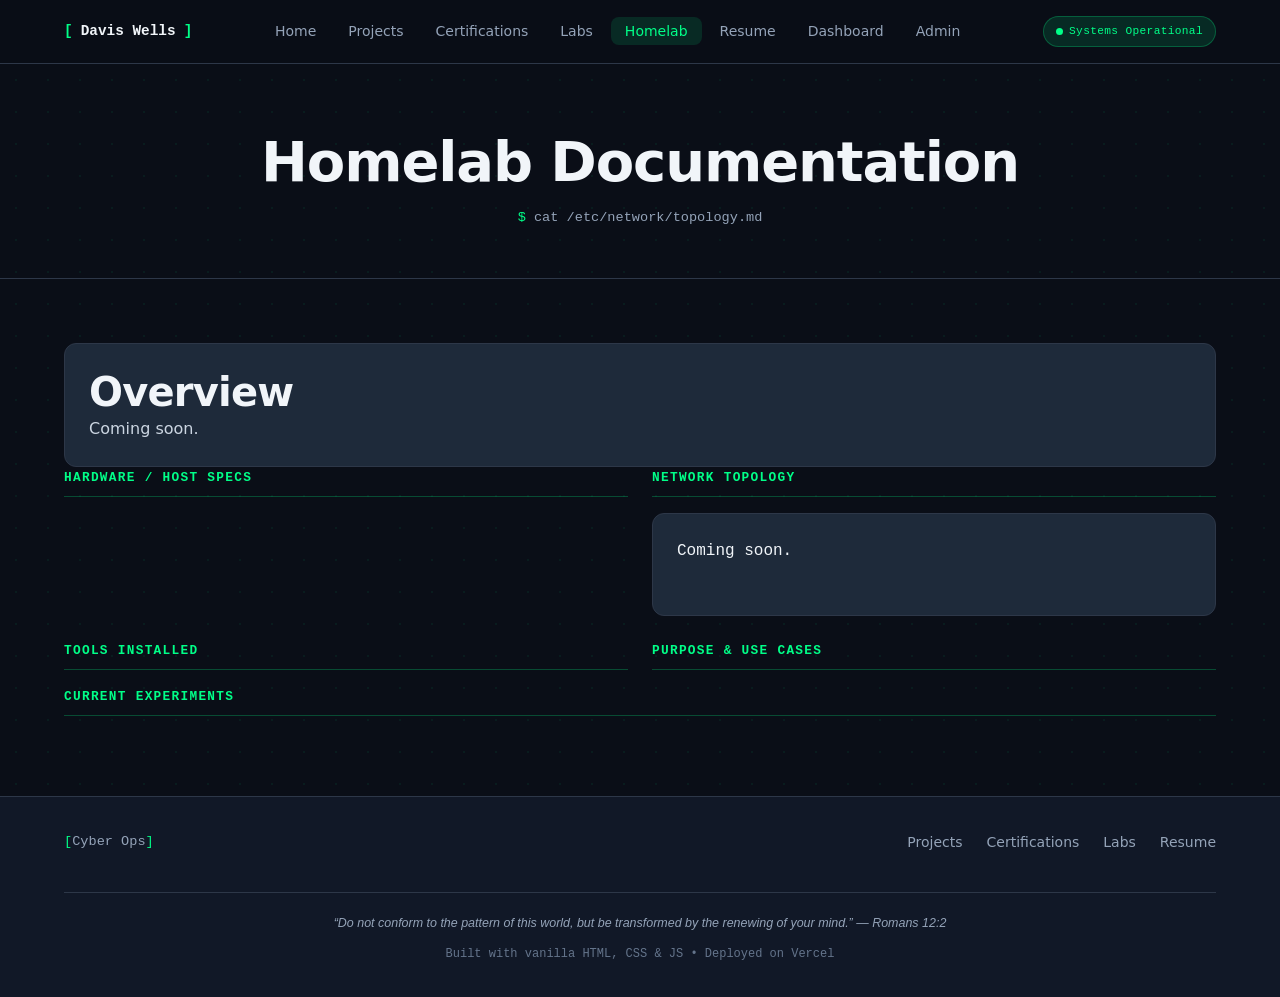
<file: sections/homelab.html>
<!DOCTYPE html>
<html lang="en">
<head>
  <meta charset="UTF-8">
  <meta name="viewport" content="width=device-width, initial-scale=1.0">
  <meta name="description" content="Homelab documentation — hands-on cybersecurity lab environment.">
  <title>Homelab — Cyber Ops Portfolio</title>
  <meta http-equiv="Content-Security-Policy"
    content="default-src 'self'; script-src 'self'; style-src 'self' https://fonts.googleapis.com; font-src https://fonts.gstatic.com; img-src 'self' data: https:; connect-src 'self' https://*.supabase.co; frame-ancestors 'none';">
  <meta http-equiv="X-Content-Type-Options" content="nosniff">
  <meta http-equiv="Referrer-Policy" content="strict-origin-when-cross-origin">
  <link rel="preconnect" href="https://fonts.googleapis.com">
  <link rel="preconnect" href="https://fonts.gstatic.com" crossorigin>
  <link href="https://fonts.googleapis.com/css2?family=Inter:wght@400;500;600;700;800&family=JetBrains+Mono:wght@400;700&display=swap" rel="stylesheet">
  <link rel="stylesheet" href="../assets/css/main.css">
  <link rel="stylesheet" href="../assets/css/components.css">
  <link rel="stylesheet" href="../assets/css/animations.css">
</head>
<body data-page="homelab">

  <nav class="nav" role="navigation" aria-label="Main navigation">
    <div class="nav-inner">
      <a href="../index.html" class="nav-logo">
        <span class="bracket">[</span>Davis Wells<span class="bracket">]</span>
      </a>
      <ul class="nav-links" role="list">
        <li><a href="../index.html">Home</a></li>
        <li><a href="projects.html">Projects</a></li>
        <li><a href="certifications.html">Certifications</a></li>
        <li><a href="labs.html">Labs</a></li>
        <li><a href="homelab.html" class="active">Homelab</a></li>
        <li><a href="resume.html">Resume</a></li>
        <li><a href="dashboard.html">Dashboard</a></li>
        <li><a href="login.html">Admin</a></li>
      </ul>
      <div class="nav-status" aria-label="System status: operational">
        <span class="status-dot" aria-hidden="true"></span>
        Systems Operational
      </div>
      <button class="nav-hamburger" aria-label="Toggle mobile menu" aria-expanded="false" aria-controls="mobile-nav">
        <span></span><span></span><span></span>
      </button>
    </div>
  </nav>
  <nav id="mobile-nav" class="nav-mobile" aria-label="Mobile navigation">
    <a href="../index.html">Home</a>
    <a href="projects.html">Projects</a>
    <a href="certifications.html">Certifications</a>
    <a href="labs.html">Labs</a>
    <a href="homelab.html">Homelab</a>
    <a href="resume.html">Resume</a>
    <a href="dashboard.html">Dashboard</a>
  </nav>

  <main>
    <section class="page-hero">
      <div class="container">
        <h1>Homelab Documentation</h1>
        <div class="page-cmd">cat /etc/network/topology.md</div>
      </div>
    </section>

    <section class="section">
      <div class="container">

        <!-- Overview -->
        <div class="card reveal" style="margin-bottom:var(--sp-8); max-width:900px;">
          <h2 style="font-size:1.3rem; margin-bottom:var(--sp-4);">Overview</h2>
          <p style="margin:0;">
            Coming soon.
          </p>
        </div>

        <!-- Hardware + Tools grid -->
        <div class="homelab-grid">

          <!-- Hardware -->
          <div class="reveal">
            <div class="homelab-section-title">Hardware / Host Specs</div>
            <div class="hardware-list">
            </div>
          </div>

          <!-- Network Topology -->
          <div class="reveal reveal-delay-2">
            <div class="homelab-section-title">Network Topology</div>
            <div class="card" style="background:rgba(0,0,0,0.3); padding:1.25rem;">
              <pre style="font-family:var(--font-mono); font-size:0.72rem; color:var(--text-muted); line-height:1.8; overflow-x:auto;">
Coming soon.
              </pre>
            </div>
          </div>

          <!-- Tools installed -->
          <div class="reveal reveal-delay-3">
            <div class="homelab-section-title">Tools Installed</div>
            <div class="tool-grid">
            </div>
          </div>

          <!-- Purpose / What it's used for -->
          <div class="reveal reveal-delay-4">
            <div class="homelab-section-title">Purpose &amp; Use Cases</div>
            <div style="display:flex; flex-direction:column; gap:var(--sp-3);">
            </div>
          </div>

        </div>

        <!-- Current Experiments -->
        <div style="margin-top:var(--sp-12);">
          <div class="homelab-section-title reveal">Current Experiments</div>
          <div class="experiment-list">
          </div>
        </div>

      </div>
    </section>
  </main>

  <footer class="footer" role="contentinfo">
    <div class="footer-inner">
      <div class="footer-logo"><span class="accent">[</span>Cyber Ops<span class="accent">]</span></div>
      <ul class="footer-links" role="list">
        <li><a href="projects.html">Projects</a></li>
        <li><a href="certifications.html">Certifications</a></li>
        <li><a href="labs.html">Labs</a></li>
        <li><a href="resume.html">Resume</a></li>
      </ul>
      <div class="footer-copy"><em class="footer-verse">&ldquo;Do not conform to the pattern of this world, but be transformed by the renewing of your mind.&rdquo; &mdash; Romans 12:2</em>Built with vanilla HTML, CSS &amp; JS &bull; Deployed on Vercel</div>
    </div>
  </footer>

  <script src="../config.js"></script>
  <script src="../assets/js/main.js"></script>

</body>
</html>
</file>
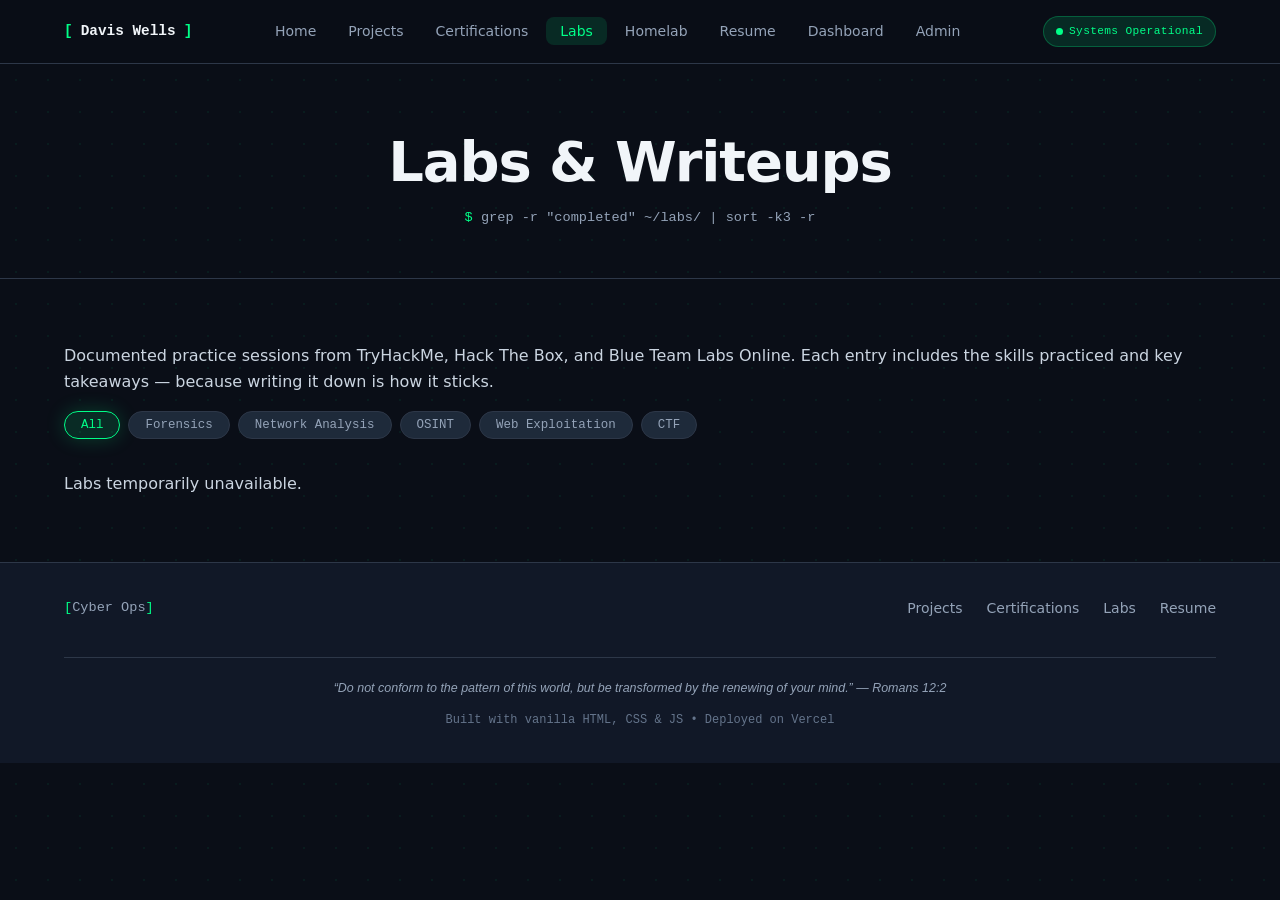
<file: sections/labs.html>
<!DOCTYPE html>
<html lang="en">
<head>
  <meta charset="UTF-8">
  <meta name="viewport" content="width=device-width, initial-scale=1.0">
  <meta name="description" content="Cybersecurity lab writeups — TryHackMe, Hack The Box, and Blue Team Labs. Notes, skills demonstrated, and key takeaways.">
  <title>Labs &amp; Writeups — Cyber Ops Portfolio</title>
  <meta http-equiv="Content-Security-Policy"
    content="default-src 'self'; script-src 'self'; style-src 'self' https://fonts.googleapis.com; font-src https://fonts.gstatic.com; img-src 'self' data: https:; connect-src 'self' https://*.supabase.co; frame-ancestors 'none';">
  <meta http-equiv="X-Content-Type-Options" content="nosniff">
  <meta http-equiv="Referrer-Policy" content="strict-origin-when-cross-origin">
  <link rel="preconnect" href="https://fonts.googleapis.com">
  <link rel="preconnect" href="https://fonts.gstatic.com" crossorigin>
  <link href="https://fonts.googleapis.com/css2?family=Inter:wght@400;500;600;700;800&family=JetBrains+Mono:wght@400;700&display=swap" rel="stylesheet">
  <link rel="stylesheet" href="../assets/css/main.css">
  <link rel="stylesheet" href="../assets/css/components.css">
  <link rel="stylesheet" href="../assets/css/animations.css">
</head>
<body data-page="labs">

  <nav class="nav" role="navigation" aria-label="Main navigation">
    <div class="nav-inner">
      <a href="../index.html" class="nav-logo">
        <span class="bracket">[</span>Davis Wells<span class="bracket">]</span>
      </a>
      <ul class="nav-links" role="list">
        <li><a href="../index.html">Home</a></li>
        <li><a href="projects.html">Projects</a></li>
        <li><a href="certifications.html">Certifications</a></li>
        <li><a href="labs.html" class="active">Labs</a></li>
        <li><a href="homelab.html">Homelab</a></li>
        <li><a href="resume.html">Resume</a></li>
        <li><a href="dashboard.html">Dashboard</a></li>
        <li><a href="login.html">Admin</a></li>
      </ul>
      <div class="nav-status" aria-label="System status: operational">
        <span class="status-dot" aria-hidden="true"></span>
        Systems Operational
      </div>
      <button class="nav-hamburger" aria-label="Toggle mobile menu" aria-expanded="false" aria-controls="mobile-nav">
        <span></span><span></span><span></span>
      </button>
    </div>
  </nav>
  <nav id="mobile-nav" class="nav-mobile" aria-label="Mobile navigation">
    <a href="../index.html">Home</a>
    <a href="projects.html">Projects</a>
    <a href="certifications.html">Certifications</a>
    <a href="labs.html">Labs</a>
    <a href="homelab.html">Homelab</a>
    <a href="resume.html">Resume</a>
    <a href="dashboard.html">Dashboard</a>
  </nav>

  <main>
    <section class="page-hero">
      <div class="container">
        <h1>Labs &amp; Writeups</h1>
        <div class="page-cmd">grep -r "completed" ~/labs/ | sort -k3 -r</div>
      </div>
    </section>

    <section class="section">
      <div class="container">

        <p style="color:var(--text-muted); max-width:640px; margin-bottom:var(--sp-8);">
          Documented practice sessions from TryHackMe, Hack The Box, and Blue Team Labs Online.
          Each entry includes the skills practiced and key takeaways — because writing it down
          is how it sticks.
        </p>

        <!-- Filter chips -->
        <div class="filter-bar" id="lab-filters" role="group" aria-label="Filter labs by category">
          <button class="filter-chip active" data-filter="all">All</button>
          <button class="filter-chip" data-filter="Forensics">Forensics</button>
          <button class="filter-chip" data-filter="Network Analysis">Network Analysis</button>
          <button class="filter-chip" data-filter="OSINT">OSINT</button>
          <button class="filter-chip" data-filter="Web Exploitation">Web Exploitation</button>
          <button class="filter-chip" data-filter="CTF">CTF</button>
        </div>

        <!-- Lab cards injected by main.js (LabCards.load) -->
        <div id="labs-grid" style="display:grid; grid-template-columns:repeat(auto-fill,minmax(320px,1fr)); gap:1.25rem;" aria-label="Lab writeup cards">
          <p style="color:var(--text-muted);">Loading labs...</p>
        </div>

      </div>
    </section>
  </main>

  <footer class="footer" role="contentinfo">
    <div class="footer-inner">
      <div class="footer-logo"><span class="accent">[</span>Cyber Ops<span class="accent">]</span></div>
      <ul class="footer-links" role="list">
        <li><a href="projects.html">Projects</a></li>
        <li><a href="certifications.html">Certifications</a></li>
        <li><a href="labs.html">Labs</a></li>
        <li><a href="resume.html">Resume</a></li>
      </ul>
      <div class="footer-copy"><em class="footer-verse">&ldquo;Do not conform to the pattern of this world, but be transformed by the renewing of your mind.&rdquo; &mdash; Romans 12:2</em>Built with vanilla HTML, CSS &amp; JS &bull; Deployed on Vercel</div>
    </div>
  </footer>

  <script src="../config.js"></script>
  <script src="../assets/js/supabase-client.js"></script>
  <script src="../assets/js/main.js"></script>

</body>
</html>
</file>
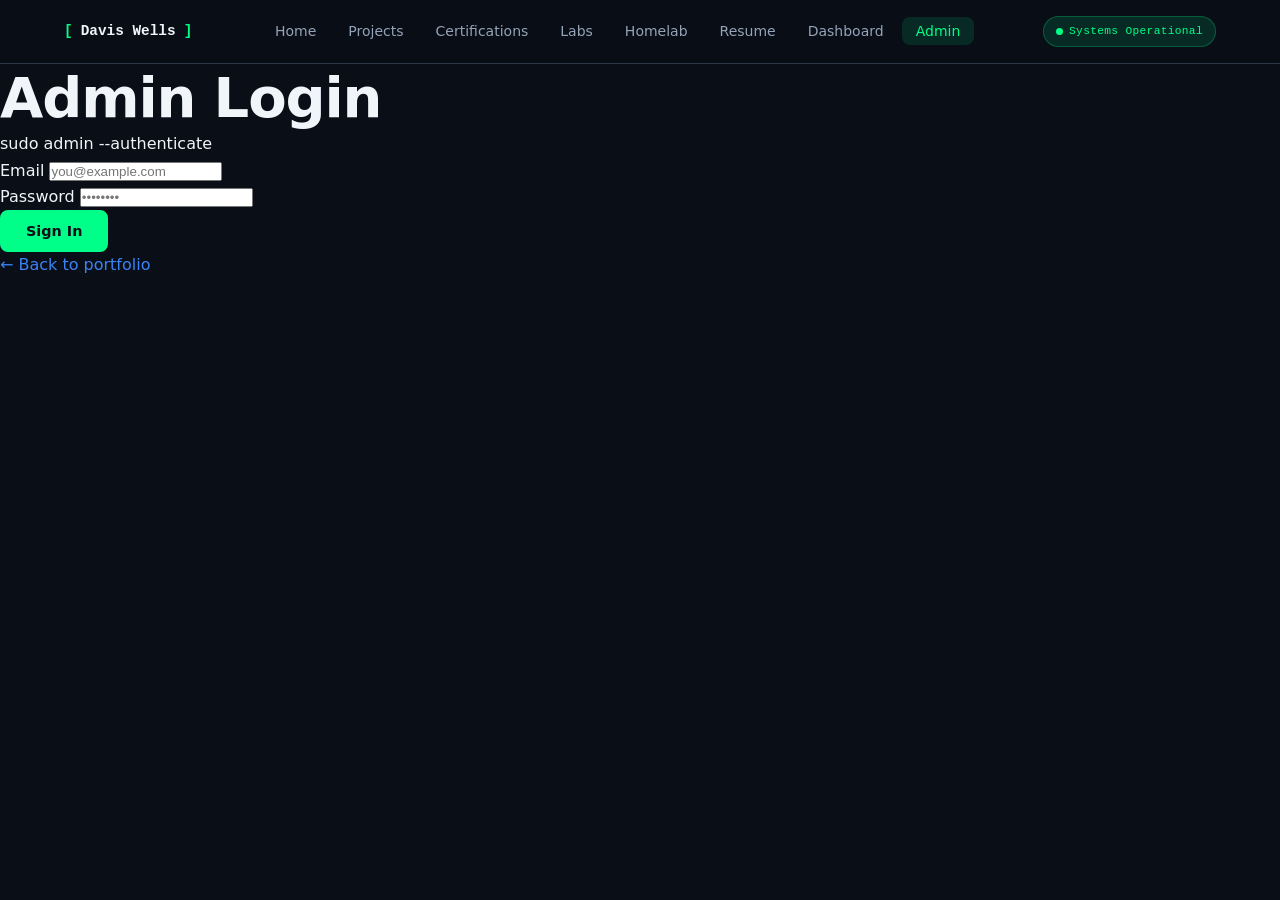
<file: sections/login.html>
<!DOCTYPE html>
<html lang="en">
<head>
  <meta charset="UTF-8">
  <meta name="viewport" content="width=device-width, initial-scale=1.0">
  <meta name="robots" content="noindex, nofollow">
  <title>Admin Login — Cyber Ops</title>
  <meta http-equiv="Content-Security-Policy"
    content="default-src 'self'; script-src 'self'; style-src 'self' https://fonts.googleapis.com; font-src https://fonts.gstatic.com; img-src 'self' data:; connect-src 'self' https://*.supabase.co; frame-ancestors 'none';">
  <meta http-equiv="X-Content-Type-Options" content="nosniff">
  <link rel="preconnect" href="https://fonts.googleapis.com">
  <link rel="preconnect" href="https://fonts.gstatic.com" crossorigin>
  <link href="https://fonts.googleapis.com/css2?family=Inter:wght@400;500;600;700;800&family=JetBrains+Mono:wght@400;700&display=swap" rel="stylesheet">
  <link rel="stylesheet" href="../assets/css/main.css">
  <link rel="stylesheet" href="../assets/css/components.css">
  <link rel="stylesheet" href="../assets/css/animations.css">
  <style>
    /* ── Force true vertical + horizontal centering ─────────────── */
    main {
      height: calc(100vh - 64px);
      display: flex !important;
      align-items: center !important;
      justify-content: center !important;
      padding: 2rem 1rem;
      overflow-y: auto;
    }

    /* ── Inner block: heading + green panel + back link ──────── */
    .login-block {
      width: 100%;
      max-width: 460px;
      text-align: center;
      animation: fade-in-up 0.55s cubic-bezier(0.4, 0, 0.2, 1) both;
    }

    /* ── Heading above the panel ─────────────────────────────── */
    .login-heading {
      margin-bottom: var(--sp-6);
      animation: fade-in-up 0.5s cubic-bezier(0.4, 0, 0.2, 1) 0.10s both;
    }
    .login-heading h1 {
      font-size: 2rem;
      margin-bottom: var(--sp-2);
    }
    .login-heading .page-cmd {
      font-family: var(--font-mono);
      font-size: 0.82rem;
      color: var(--text-muted);
    }
    .login-heading .page-cmd::before {
      content: '$ ';
      color: var(--green);
    }

    /* ── Green rectangle panel ───────────────────────────────── */
    .login-panel {
      background: rgba(0, 255, 136, 0.13);
      border: 1px solid var(--green);
      border-radius: var(--radius-xl);
      padding: 2.5rem 2.25rem;
      box-shadow: 0 0 32px rgba(0, 255, 136, 0.12);
      animation: fade-in-up 0.55s cubic-bezier(0.4, 0, 0.2, 1) 0.18s both,
                 glow-pulse 4s ease-in-out 0.7s infinite;
    }

    /* ── Staggered form elements ─────────────────────────────── */
    .form-group,
    .login-error,
    .btn-login {
      animation: fade-in-up 0.5s cubic-bezier(0.4, 0, 0.2, 1) both;
    }
    .login-error               { animation-delay: 0.24s; }
    .form-group:nth-of-type(1) { animation-delay: 0.30s; }
    .form-group:nth-of-type(2) { animation-delay: 0.38s; }
    .btn-login                 { animation-delay: 0.46s; }

    /* ── Form fields ─────────────────────────────────────────── */
    .form-group {
      margin-bottom: 1.25rem;
      text-align: left;
    }
    .form-group label {
      display: block;
      font-size: 0.78rem;
      font-weight: 600;
      color: var(--text-primary);
      text-transform: uppercase;
      letter-spacing: 0.08em;
      margin-bottom: 0.5rem;
    }
    .form-group input {
      width: 100%;
      background: var(--bg-secondary);
      border: 1px solid var(--border-light);
      border-radius: var(--radius);
      color: var(--text-primary);
      font-family: var(--font-body);
      font-size: 0.95rem;
      padding: 11px 14px;
      transition: border-color var(--t-fast), box-shadow var(--t-fast), background var(--t-fast);
      outline: none;
    }
    .form-group input:focus {
      background: #151f2e;
      border-color: var(--green);
      box-shadow: 0 0 0 3px rgba(0, 255, 136, 0.15);
    }
    .form-group input::placeholder { color: var(--text-dim); }

    /* ── Error block ─────────────────────────────────────────── */
    .login-error {
      background: rgba(239, 68, 68, 0.10);
      border: 1px solid rgba(239, 68, 68, 0.30);
      border-radius: var(--radius);
      padding: 10px 14px;
      font-size: 0.85rem;
      color: var(--red);
      margin-bottom: 1.25rem;
      text-align: left;
      display: none;
    }
    .login-error.visible { display: block; }

    /* ── Submit button ───────────────────────────────────────── */
    .btn-login {
      width: 100%;
      justify-content: center;
      margin-top: 0.25rem;
    }

    /* ── Back link below panel ───────────────────────────────── */
    .login-back {
      display: block;
      margin-top: var(--sp-5);
      font-size: 0.82rem;
      color: var(--text-muted);
      animation: fade-in-up 0.5s cubic-bezier(0.4, 0, 0.2, 1) 0.54s both;
    }
    .login-back a { color: var(--text-muted); text-decoration: none; }
    .login-back a:hover { color: var(--green); }
  </style>
</head>
<body data-page="login">

  <!-- ── Navigation ──────────────────────────────────────────── -->
  <nav class="nav" role="navigation" aria-label="Main navigation">
    <div class="nav-inner">
      <a href="../index.html" class="nav-logo" aria-label="Home">
        <span class="bracket">[</span>Davis Wells<span class="bracket">]</span>
      </a>
      <ul class="nav-links" role="list">
        <li><a href="../index.html">Home</a></li>
        <li><a href="projects.html">Projects</a></li>
        <li><a href="certifications.html">Certifications</a></li>
        <li><a href="labs.html">Labs</a></li>
        <li><a href="homelab.html">Homelab</a></li>
        <li><a href="resume.html">Resume</a></li>
        <li><a href="dashboard.html">Dashboard</a></li>
        <li><a href="login.html" class="active">Admin</a></li>
      </ul>
      <div class="nav-status" aria-label="System status: operational">
        <span class="status-dot" aria-hidden="true"></span>
        Systems Operational
      </div>
      <button class="nav-hamburger" aria-label="Toggle mobile menu" aria-expanded="false" aria-controls="mobile-nav">
        <span></span><span></span><span></span>
      </button>
    </div>
  </nav>

  <!-- Mobile Navigation -->
  <nav id="mobile-nav" class="nav-mobile" aria-label="Mobile navigation">
    <a href="../index.html">Home</a>
    <a href="projects.html">Projects</a>
    <a href="certifications.html">Certifications</a>
    <a href="labs.html">Labs</a>
    <a href="homelab.html">Homelab</a>
    <a href="resume.html">Resume</a>
    <a href="dashboard.html">Dashboard</a>
    <a href="login.html">Admin</a>
  </nav>

  <main>
    <div class="login-block">

        <!-- Heading -->
        <div class="login-heading">
          <h1>Admin Login</h1>
          <div class="page-cmd">sudo admin --authenticate</div>
        </div>

        <!-- Green rectangle panel -->
        <div class="login-panel">

          <div class="login-error" id="login-error" role="alert" aria-live="polite"></div>

          <form id="login-form" novalidate>
            <div class="form-group">
              <label for="email">Email</label>
              <input
                type="email"
                id="email"
                name="email"
                placeholder="you@example.com"
                autocomplete="email"
                required>
            </div>

            <div class="form-group">
              <label for="password">Password</label>
              <input
                type="password"
                id="password"
                name="password"
                placeholder="••••••••"
                autocomplete="current-password"
                required>
            </div>

            <button type="submit" class="btn btn-primary btn-login" id="submit-btn">
              Sign In
            </button>
          </form>

        </div>

        <!-- Back link sits outside the green panel -->
        <div class="login-back">
          <a href="../index.html">&#8592; Back to portfolio</a>
        </div>

    </div>
  </main>

  <script src="../config.js"></script>
  <script src="../assets/js/supabase-client.js"></script>
  <script src="../assets/js/main.js"></script>
  <script src="../assets/js/login.js"></script>

</body>
</html>
</file>
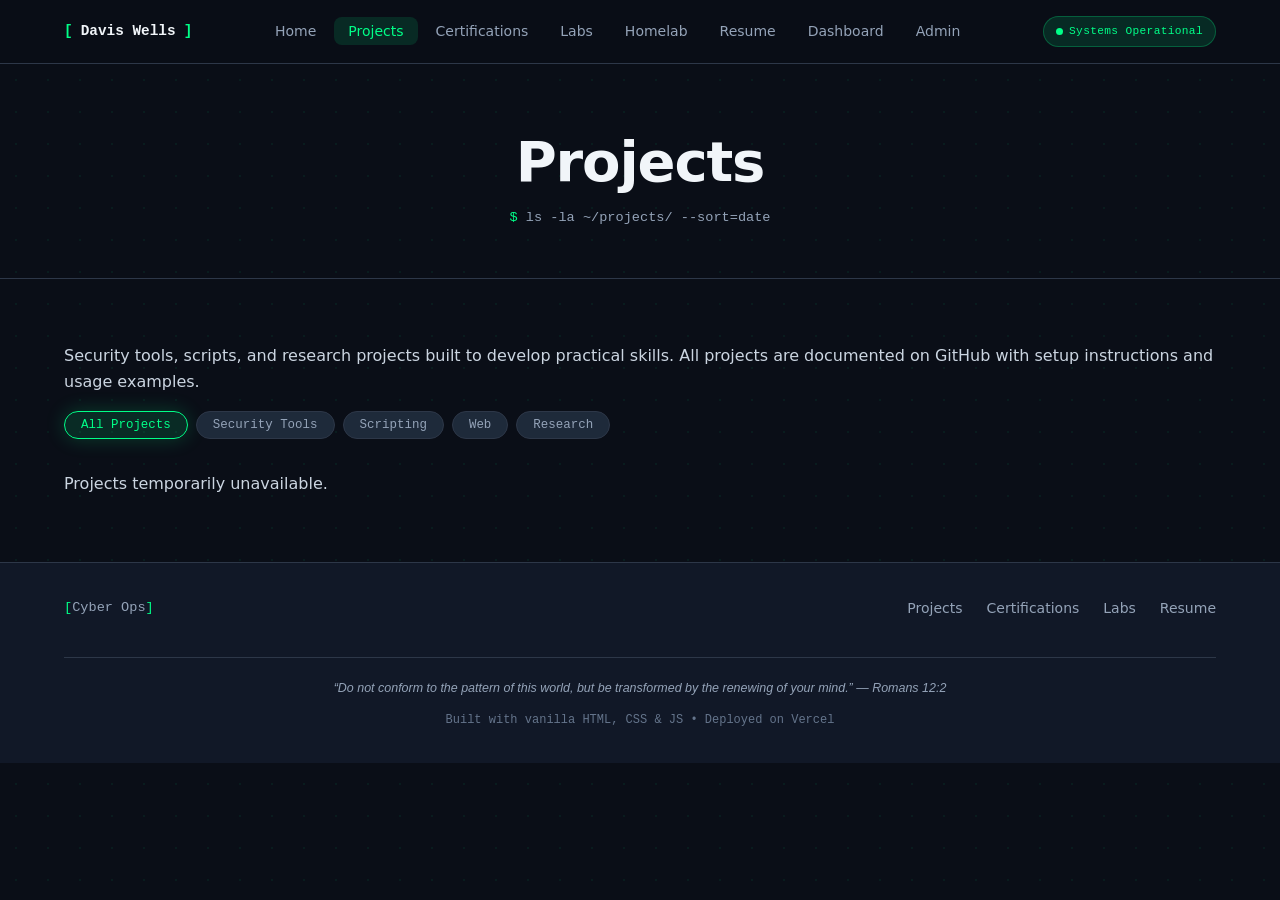
<file: sections/projects.html>
<!DOCTYPE html>
<html lang="en">
<head>
  <meta charset="UTF-8">
  <meta name="viewport" content="width=device-width, initial-scale=1.0">
  <meta name="description" content="Security tool projects, scripts, and research built as part of my cybersecurity learning journey.">
  <title>Projects — Cyber Ops Portfolio</title>
  <meta http-equiv="Content-Security-Policy"
    content="default-src 'self'; script-src 'self'; style-src 'self' https://fonts.googleapis.com; font-src https://fonts.gstatic.com; img-src 'self' data: https:; connect-src 'self' https://*.supabase.co; frame-ancestors 'none';">
  <meta http-equiv="X-Content-Type-Options" content="nosniff">
  <meta http-equiv="Referrer-Policy" content="strict-origin-when-cross-origin">
  <link rel="preconnect" href="https://fonts.googleapis.com">
  <link rel="preconnect" href="https://fonts.gstatic.com" crossorigin>
  <link href="https://fonts.googleapis.com/css2?family=Inter:wght@400;500;600;700;800&family=JetBrains+Mono:wght@400;700&display=swap" rel="stylesheet">
  <link rel="stylesheet" href="../assets/css/main.css">
  <link rel="stylesheet" href="../assets/css/components.css">
  <link rel="stylesheet" href="../assets/css/animations.css">
</head>
<body data-page="projects">

  <nav class="nav" role="navigation" aria-label="Main navigation">
    <div class="nav-inner">
      <a href="../index.html" class="nav-logo">
        <span class="bracket">[</span>Davis Wells<span class="bracket">]</span>
      </a>
      <ul class="nav-links" role="list">
        <li><a href="../index.html">Home</a></li>
        <li><a href="projects.html" class="active">Projects</a></li>
        <li><a href="certifications.html">Certifications</a></li>
        <li><a href="labs.html">Labs</a></li>
        <li><a href="homelab.html">Homelab</a></li>
        <li><a href="resume.html">Resume</a></li>
        <li><a href="dashboard.html">Dashboard</a></li>
        <li><a href="login.html">Admin</a></li>
      </ul>
      <div class="nav-status" aria-label="System status: operational">
        <span class="status-dot" aria-hidden="true"></span>
        Systems Operational
      </div>
      <button class="nav-hamburger" aria-label="Toggle mobile menu" aria-expanded="false" aria-controls="mobile-nav">
        <span></span><span></span><span></span>
      </button>
    </div>
  </nav>
  <nav id="mobile-nav" class="nav-mobile" aria-label="Mobile navigation">
    <a href="../index.html">Home</a>
    <a href="projects.html">Projects</a>
    <a href="certifications.html">Certifications</a>
    <a href="labs.html">Labs</a>
    <a href="homelab.html">Homelab</a>
    <a href="resume.html">Resume</a>
    <a href="dashboard.html">Dashboard</a>
  </nav>

  <main>
    <section class="page-hero">
      <div class="container">
        <h1>Projects</h1>
        <div class="page-cmd">ls -la ~/projects/ --sort=date</div>
      </div>
    </section>

    <section class="section">
      <div class="container">
        <p style="color:var(--text-muted); max-width:640px; margin-bottom:var(--sp-8);">
          Security tools, scripts, and research projects built to develop practical skills.
          All projects are documented on GitHub with setup instructions and usage examples.
        </p>

        <!-- Filter chips — JS reads data-filter attr -->
        <div class="filter-bar" id="project-filters" role="group" aria-label="Filter projects by category">
          <button class="filter-chip active" data-filter="all">All Projects</button>
          <button class="filter-chip" data-filter="Security Tools">Security Tools</button>
          <button class="filter-chip" data-filter="Scripting">Scripting</button>
          <button class="filter-chip" data-filter="Web">Web</button>
          <button class="filter-chip" data-filter="Research">Research</button>
        </div>

        <!-- Project cards injected by main.js (ProjectCards.load) -->
        <div id="projects-grid" style="display:grid; grid-template-columns:repeat(auto-fill,minmax(320px,1fr)); gap:1.25rem;" aria-label="Project cards">
          <!-- Populated dynamically from data/projects.json -->
          <p class="text-muted" style="color:var(--text-muted);">Loading projects...</p>
        </div>
      </div>
    </section>
  </main>

  <footer class="footer" role="contentinfo">
    <div class="footer-inner">
      <div class="footer-logo"><span class="accent">[</span>Cyber Ops<span class="accent">]</span></div>
      <ul class="footer-links" role="list">
        <li><a href="projects.html">Projects</a></li>
        <li><a href="certifications.html">Certifications</a></li>
        <li><a href="labs.html">Labs</a></li>
        <li><a href="resume.html">Resume</a></li>
      </ul>
      <div class="footer-copy"><em class="footer-verse">&ldquo;Do not conform to the pattern of this world, but be transformed by the renewing of your mind.&rdquo; &mdash; Romans 12:2</em>Built with vanilla HTML, CSS &amp; JS &bull; Deployed on Vercel</div>
    </div>
  </footer>

  <script src="../config.js"></script>
  <script src="../assets/js/supabase-client.js"></script>
  <script src="../assets/js/main.js"></script>

</body>
</html>
</file>
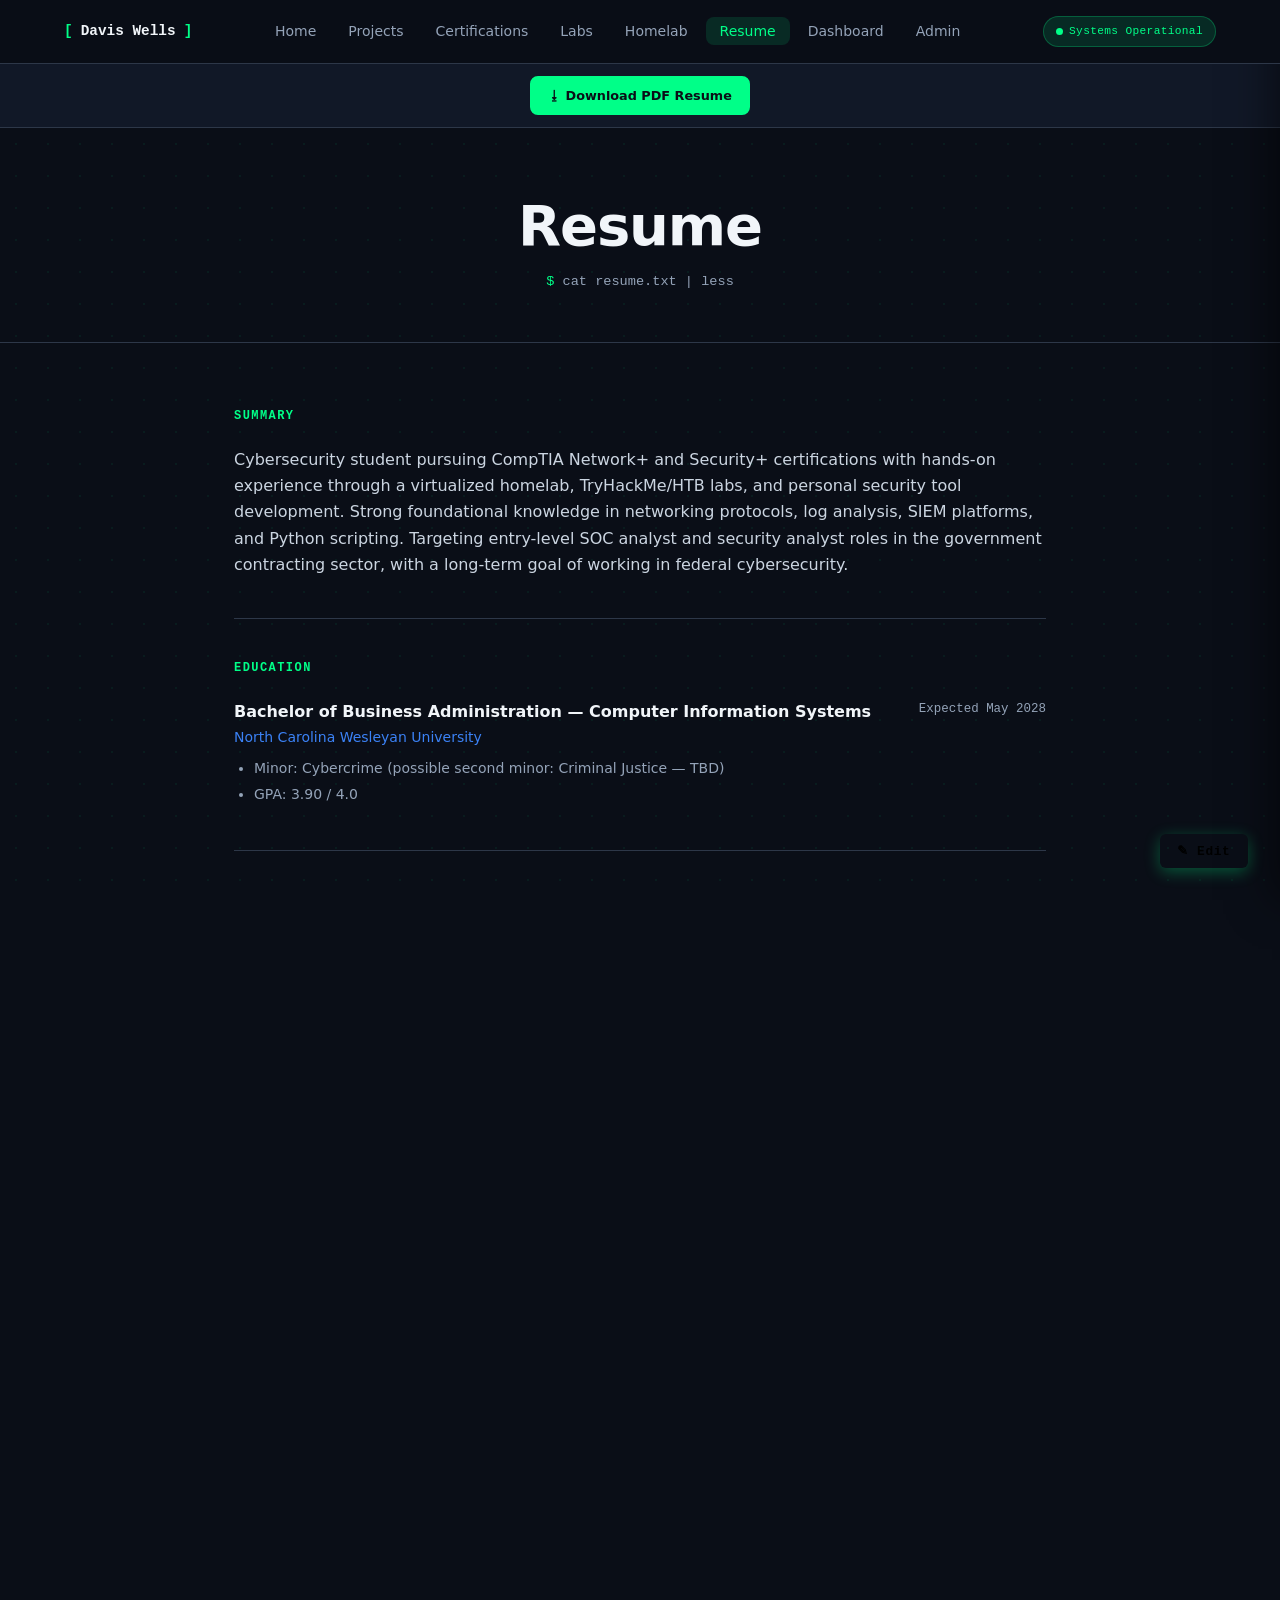
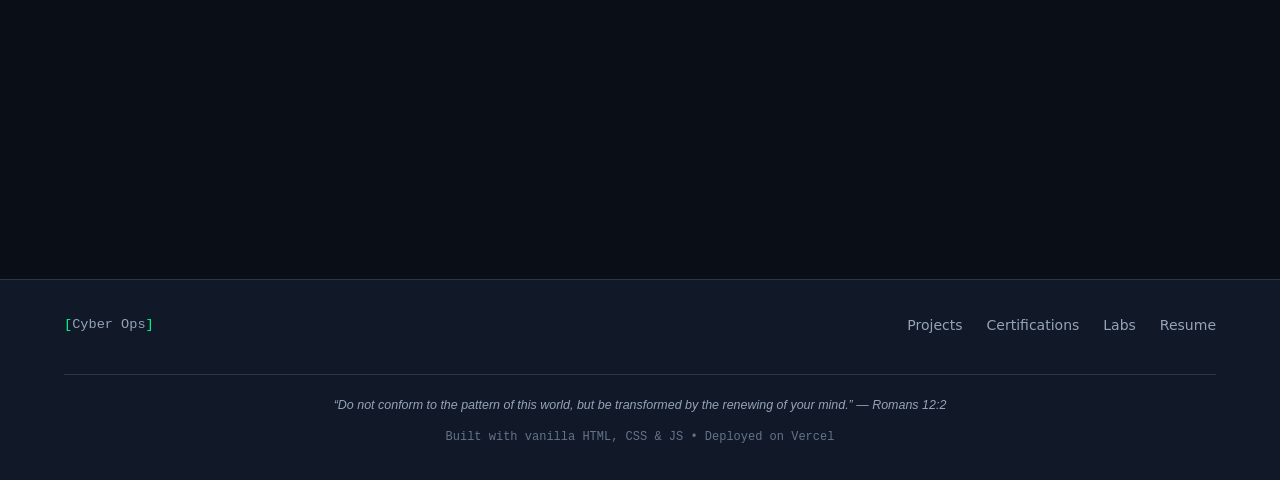
<file: sections/resume.html>
<!DOCTYPE html>
<html lang="en">
<head>
  <meta charset="UTF-8">
  <meta name="viewport" content="width=device-width, initial-scale=1.0">
  <meta name="description" content="Cybersecurity student resume — education, certifications, technical skills, and project experience.">
  <title>Resume — Cyber Ops Portfolio</title>
  <meta http-equiv="Content-Security-Policy"
    content="default-src 'self'; script-src 'self'; style-src 'self' https://fonts.googleapis.com; font-src https://fonts.gstatic.com; img-src 'self' data: https:; connect-src 'self' https://*.supabase.co; frame-ancestors 'none';">
  <meta http-equiv="X-Content-Type-Options" content="nosniff">
  <meta http-equiv="Referrer-Policy" content="strict-origin-when-cross-origin">
  <link rel="preconnect" href="https://fonts.googleapis.com">
  <link rel="preconnect" href="https://fonts.gstatic.com" crossorigin>
  <link href="https://fonts.googleapis.com/css2?family=Inter:wght@400;500;600;700;800&family=JetBrains+Mono:wght@400;700&display=swap" rel="stylesheet">
  <link rel="stylesheet" href="../assets/css/main.css">
  <link rel="stylesheet" href="../assets/css/components.css">
  <link rel="stylesheet" href="../assets/css/animations.css">
  <link rel="stylesheet" href="../assets/css/resume-editor.css">
</head>
<body data-page="resume">

  <nav class="nav" role="navigation" aria-label="Main navigation">
    <div class="nav-inner">
      <a href="../index.html" class="nav-logo">
        <span class="bracket">[</span>Davis Wells<span class="bracket">]</span>
      </a>
      <ul class="nav-links" role="list">
        <li><a href="../index.html">Home</a></li>
        <li><a href="projects.html">Projects</a></li>
        <li><a href="certifications.html">Certifications</a></li>
        <li><a href="labs.html">Labs</a></li>
        <li><a href="homelab.html">Homelab</a></li>
        <li><a href="resume.html" class="active">Resume</a></li>
        <li><a href="dashboard.html">Dashboard</a></li>
        <li><a href="login.html">Admin</a></li>
      </ul>
      <div class="nav-status" aria-label="System status: operational">
        <span class="status-dot" aria-hidden="true"></span>
        Systems Operational
      </div>
      <button class="nav-hamburger" aria-label="Toggle mobile menu" aria-expanded="false" aria-controls="mobile-nav">
        <span></span><span></span><span></span>
      </button>
    </div>
  </nav>
  <nav id="mobile-nav" class="nav-mobile" aria-label="Mobile navigation">
    <a href="../index.html">Home</a>
    <a href="projects.html">Projects</a>
    <a href="certifications.html">Certifications</a>
    <a href="labs.html">Labs</a>
    <a href="homelab.html">Homelab</a>
    <a href="resume.html">Resume</a>
    <a href="dashboard.html">Dashboard</a>
  </nav>

  <!-- Sticky download bar -->
  <div class="resume-download-bar">
    <a href="../assets/resume.pdf" download class="btn btn-primary btn-sm">
      &#11123; Download PDF Resume
    </a>
  </div>

  <main>
    <section class="page-hero">
      <div class="container">
        <h1>Resume</h1>
        <div class="page-cmd">cat resume.txt | less</div>
      </div>
    </section>

    <section class="section" style="padding-top:var(--sp-8);">
      <!-- Resume content is rendered by resume-editor.js from localStorage data -->
      <div id="resume-content" class="resume-container"></div>
    </section>
  </main>

  <footer class="footer" role="contentinfo">
    <div class="footer-inner">
      <div class="footer-logo"><span class="accent">[</span>Cyber Ops<span class="accent">]</span></div>
      <ul class="footer-links" role="list">
        <li><a href="projects.html">Projects</a></li>
        <li><a href="certifications.html">Certifications</a></li>
        <li><a href="labs.html">Labs</a></li>
        <li><a href="resume.html">Resume</a></li>
      </ul>
      <div class="footer-copy"><em class="footer-verse">&ldquo;Do not conform to the pattern of this world, but be transformed by the renewing of your mind.&rdquo; &mdash; Romans 12:2</em>Built with vanilla HTML, CSS &amp; JS &bull; Deployed on Vercel</div>
    </div>
  </footer>

  <script src="../config.js"></script>
  <script src="../assets/js/supabase-client.js"></script>
  <script src="../assets/js/main.js"></script>
  <script src="../assets/js/resume-editor.js"></script>

</body>
</html>
</file>
<file: assets/css/main.css>
/* ============================================================
   MAIN.CSS — Cyber Operations Portfolio
   Design tokens, reset, base typography, layout, nav, hero,
   stats bar, footer, and responsive breakpoints.
   ============================================================ */

/* ── Design Tokens (CSS Custom Properties) ─────────────────── */
:root {
  /* Backgrounds */
  --bg-primary:     #0a0e17;
  --bg-secondary:   #111827;
  --bg-card:        #1e2a3a;
  --bg-card-hover:  #243347;
  --bg-nav:         rgba(10, 14, 23, 0.96);

  /* Accent Colors */
  --green:          #00ff88;
  --green-dim:      rgba(0, 255, 136, 0.12);
  --green-border:   rgba(0, 255, 136, 0.25);
  --green-glow:     0 0 20px rgba(0, 255, 136, 0.2);
  --blue:           #3b82f6;
  --blue-dim:       rgba(59, 130, 246, 0.12);
  --blue-border:    rgba(59, 130, 246, 0.3);
  --blue-glow:      0 0 20px rgba(59, 130, 246, 0.2);
  --orange:         #f97316;
  --red:            #ef4444;
  --yellow:         #eab308;

  /* Text */
  --text-primary:   #f1f5f9;
  --text-secondary: #cbd5e1;
  --text-muted:     #94a3b8;
  --text-dim:       #64748b;

  /* Borders */
  --border:         #2d3748;
  --border-light:   #374151;
  --radius-sm:      4px;
  --radius:         8px;
  --radius-lg:      12px;
  --radius-xl:      16px;
  --radius-full:    9999px;

  /* Spacing scale */
  --sp-1: 0.25rem;
  --sp-2: 0.5rem;
  --sp-3: 0.75rem;
  --sp-4: 1rem;
  --sp-5: 1.25rem;
  --sp-6: 1.5rem;
  --sp-8: 2rem;
  --sp-10: 2.5rem;
  --sp-12: 3rem;
  --sp-16: 4rem;
  --sp-20: 5rem;

  /* Typography */
  --font-body: 'Inter', system-ui, -apple-system, sans-serif;
  --font-mono: 'JetBrains Mono', 'Fira Code', 'Courier New', monospace;

  /* Transitions */
  --t-fast:   150ms ease;
  --t-base:   250ms ease;
  --t-slow:   400ms ease;

  /* Shadows */
  --shadow-sm: 0 1px 3px rgba(0, 0, 0, 0.4);
  --shadow-md: 0 4px 12px rgba(0, 0, 0, 0.5);
  --shadow-lg: 0 8px 24px rgba(0, 0, 0, 0.6);

  /* Layout */
  --nav-h:      64px;
  --max-w:      1200px;
  --px:         1.5rem;
}

/* ── Reset ─────────────────────────────────────────────────── */
*, *::before, *::after {
  box-sizing: border-box;
  margin: 0;
  padding: 0;
}

html {
  scroll-behavior: smooth;
  font-size: 16px;
  -webkit-text-size-adjust: 100%;
}

body {
  font-family: var(--font-body);
  background-color: var(--bg-primary);
  color: var(--text-primary);
  line-height: 1.65;
  min-height: 100vh;
  overflow-x: hidden;
  /* Subtle dot-grid background */
  background-image:
    radial-gradient(circle, rgba(0, 255, 136, 0.06) 1px, transparent 1px);
  background-size: 32px 32px;
  background-attachment: fixed;
}

/* ── Base Typography ────────────────────────────────────────── */
h1, h2, h3, h4, h5, h6 {
  font-weight: 700;
  line-height: 1.2;
  color: var(--text-primary);
  letter-spacing: -0.02em;
}

h1 { font-size: clamp(2rem,    5vw, 3.5rem); }
h2 { font-size: clamp(1.75rem, 4vw, 2.5rem); }
h3 { font-size: clamp(1.25rem, 3vw, 1.75rem); }
h4 { font-size: 1.125rem; }

p {
  color: var(--text-secondary);
  margin-bottom: var(--sp-4);
}
p:last-child { margin-bottom: 0; }

a {
  color: var(--blue);
  text-decoration: none;
  transition: color var(--t-fast);
}
a:hover { color: var(--green); }
a:focus-visible {
  outline: 2px solid var(--green);
  outline-offset: 3px;
  border-radius: var(--radius-sm);
}

ul, ol { list-style: none; }

img, svg {
  display: block;
  max-width: 100%;
}

button {
  font-family: var(--font-body);
  cursor: pointer;
}

code, .mono {
  font-family: var(--font-mono);
}

/* ── Layout Utilities ───────────────────────────────────────── */
.container {
  max-width: var(--max-w);
  margin: 0 auto;
  padding: 0 var(--px);
}

.section {
  padding: var(--sp-16) 0;
}

/* Section header with underline accent */
.section-header {
  text-align: center;
  margin-bottom: var(--sp-12);
}
.section-header h2 {
  display: inline-block;
  margin-bottom: var(--sp-3);
}
.section-header h2::after {
  content: '';
  display: block;
  width: 48px;
  height: 3px;
  background: var(--green);
  margin: var(--sp-3) auto 0;
  border-radius: 2px;
  box-shadow: var(--green-glow);
}
.section-header p {
  color: var(--text-muted);
  max-width: 560px;
  margin: var(--sp-4) auto 0;
}

/* Visually-hidden (accessibility) */
.sr-only {
  position: absolute;
  width: 1px;
  height: 1px;
  padding: 0;
  margin: -1px;
  overflow: hidden;
  clip: rect(0,0,0,0);
  white-space: nowrap;
  border-width: 0;
}

/* ── Navigation ─────────────────────────────────────────────── */
.nav {
  position: sticky;
  top: 0;
  z-index: 1000;
  background: var(--bg-nav);
  backdrop-filter: blur(12px);
  -webkit-backdrop-filter: blur(12px);
  border-bottom: 1px solid var(--border);
  height: var(--nav-h);
  transition: box-shadow var(--t-base);
}
.nav.scrolled {
  box-shadow: 0 2px 24px rgba(0, 0, 0, 0.6);
}

.nav-inner {
  max-width: var(--max-w);
  margin: 0 auto;
  padding: 0 var(--px);
  height: 100%;
  display: flex;
  align-items: center;
  justify-content: space-between;
  gap: var(--sp-4);
}

/* Logo */
.nav-logo {
  font-family: var(--font-mono);
  font-size: 0.9rem;
  font-weight: 700;
  color: var(--text-primary);
  text-decoration: none;
  display: flex;
  align-items: center;
  gap: var(--sp-2);
  flex-shrink: 0;
  transition: color var(--t-fast);
}
.nav-logo:hover { color: var(--green); }
.nav-logo .bracket { color: var(--green); }

/* Desktop nav links */
.nav-links {
  display: flex;
  align-items: center;
  gap: var(--sp-1);
}
.nav-links a {
  font-size: 0.875rem;
  font-weight: 500;
  color: var(--text-muted);
  padding: 6px 14px;
  border-radius: var(--radius);
  transition: color var(--t-fast), background var(--t-fast);
  text-decoration: none;
}
.nav-links a:hover,
.nav-links a.active {
  color: var(--green);
  background: var(--green-dim);
}

/* Status badge */
.nav-status {
  display: flex;
  align-items: center;
  gap: 6px;
  font-family: var(--font-mono);
  font-size: 0.7rem;
  color: var(--green);
  background: var(--green-dim);
  border: 1px solid var(--green-border);
  border-radius: var(--radius-full);
  padding: 5px 12px;
  flex-shrink: 0;
  letter-spacing: 0.03em;
}
.status-dot {
  width: 7px;
  height: 7px;
  background: var(--green);
  border-radius: 50%;
  flex-shrink: 0;
  animation: pulse-dot 2.4s ease-in-out infinite;
}

/* Hamburger */
.nav-hamburger {
  display: none;
  flex-direction: column;
  justify-content: center;
  gap: 5px;
  background: none;
  border: 1px solid var(--border);
  border-radius: var(--radius);
  cursor: pointer;
  padding: 8px 10px;
  transition: border-color var(--t-fast);
}
.nav-hamburger:hover { border-color: var(--green); }
.nav-hamburger span {
  display: block;
  width: 20px;
  height: 2px;
  background: var(--text-primary);
  border-radius: 1px;
  transition: transform var(--t-base), opacity var(--t-base);
}
.nav-hamburger[aria-expanded="true"] span:nth-child(1) {
  transform: translateY(7px) rotate(45deg);
}
.nav-hamburger[aria-expanded="true"] span:nth-child(2) {
  opacity: 0;
  transform: scaleX(0);
}
.nav-hamburger[aria-expanded="true"] span:nth-child(3) {
  transform: translateY(-7px) rotate(-45deg);
}

/* Mobile nav drawer */
.nav-mobile {
  display: none;
  flex-direction: column;
  position: fixed;
  top: var(--nav-h);
  left: 0;
  right: 0;
  background: rgba(10, 14, 23, 0.98);
  backdrop-filter: blur(12px);
  border-bottom: 1px solid var(--border);
  padding: var(--sp-4);
  z-index: 999;
  gap: var(--sp-1);
  animation: slide-down 0.2s ease;
}
.nav-mobile.open { display: flex; }
.nav-mobile a {
  font-size: 1rem;
  font-weight: 500;
  color: var(--text-muted);
  padding: var(--sp-3) var(--sp-4);
  border-radius: var(--radius);
  transition: all var(--t-fast);
  text-decoration: none;
}
.nav-mobile a:hover,
.nav-mobile a.active {
  color: var(--green);
  background: var(--green-dim);
}

/* ── Hero ───────────────────────────────────────────────────── */
.hero {
  min-height: calc(100vh - var(--nav-h));
  display: flex;
  align-items: center;
  padding: var(--sp-16) 0;
  position: relative;
}

.hero-grid {
  max-width: var(--max-w);
  margin: 0 auto;
  padding: 0 var(--px);
  display: grid;
  grid-template-columns: 1fr 1fr;
  gap: var(--sp-16);
  align-items: center;
  width: 100%;
}

.hero-eyebrow {
  display: inline-flex;
  align-items: center;
  gap: var(--sp-2);
  font-family: var(--font-mono);
  font-size: 0.7rem;
  letter-spacing: 0.1em;
  text-transform: uppercase;
  color: var(--green);
  background: var(--green-dim);
  border: 1px solid var(--green-border);
  border-radius: var(--radius-full);
  padding: 5px 14px;
  margin-bottom: var(--sp-5);
}
.hero-eyebrow::before {
  content: '//';
  opacity: 0.6;
}

.hero-title {
  font-size: clamp(2.2rem, 5vw, 3.8rem);
  font-weight: 800;
  line-height: 1.1;
  margin-bottom: var(--sp-5);
  letter-spacing: -0.03em;
}
.hero-title .accent { color: var(--green); }

.hero-sub {
  font-size: 1.1rem;
  color: var(--text-muted);
  max-width: 500px;
  line-height: 1.75;
  margin-bottom: var(--sp-8);
}

.hero-ctas {
  display: flex;
  gap: var(--sp-3);
  flex-wrap: wrap;
}

/* ── Stats Bar ──────────────────────────────────────────────── */
.stats-bar {
  background: var(--bg-secondary);
  border-top: 1px solid var(--border);
  border-bottom: 1px solid var(--border);
  padding: var(--sp-8) 0;
}
.stats-grid {
  max-width: var(--max-w);
  margin: 0 auto;
  padding: 0 var(--px);
  display: grid;
  grid-template-columns: repeat(4, 1fr);
  gap: var(--sp-5);
}
.stat-card {
  text-align: center;
  padding: var(--sp-6);
  background: var(--bg-card);
  border: 1px solid var(--border);
  border-radius: var(--radius-lg);
  transition: border-color var(--t-base), box-shadow var(--t-base), transform var(--t-base);
}
.stat-card:hover {
  border-color: var(--green-border);
  box-shadow: var(--green-glow);
  transform: translateY(-2px);
}
.stat-icon {
  font-size: 1.5rem;
  margin-bottom: var(--sp-3);
  display: block;
}
.stat-number {
  font-family: var(--font-mono);
  font-size: 2.5rem;
  font-weight: 700;
  color: var(--green);
  line-height: 1;
  margin-bottom: var(--sp-2);
}
.stat-label {
  font-size: 0.75rem;
  color: var(--text-muted);
  text-transform: uppercase;
  letter-spacing: 0.1em;
  font-weight: 500;
}
.streak-controls {
  display: flex;
  gap: 0.5rem;
  justify-content: center;
  margin-top: var(--sp-4);
}

/* ── Page header (inner pages) ──────────────────────────────── */
.page-hero {
  padding: var(--sp-16) 0 var(--sp-12);
  text-align: center;
  border-bottom: 1px solid var(--border);
}
.page-hero h1 { margin-bottom: var(--sp-3); }
.page-hero .page-cmd {
  font-family: var(--font-mono);
  font-size: 0.85rem;
  color: var(--text-muted);
}
.page-hero .page-cmd::before {
  content: '$ ';
  color: var(--green);
}

/* ── GitHub widget section ──────────────────────────────────── */
.github-section { padding: var(--sp-16) 0; }
.github-header {
  display: flex;
  align-items: center;
  justify-content: space-between;
  margin-bottom: var(--sp-8);
  flex-wrap: wrap;
  gap: var(--sp-4);
}
.repos-grid {
  display: grid;
  grid-template-columns: repeat(auto-fill, minmax(300px, 1fr));
  gap: var(--sp-5);
}

/* ── Footer ─────────────────────────────────────────────────── */
.footer {
  background: var(--bg-secondary);
  border-top: 1px solid var(--border);
  padding: var(--sp-8) 0;
  margin-top: auto;
}
.footer-inner {
  max-width: var(--max-w);
  margin: 0 auto;
  padding: 0 var(--px);
  display: flex;
  align-items: center;
  justify-content: space-between;
  flex-wrap: wrap;
  gap: var(--sp-4);
}
.footer-logo {
  font-family: var(--font-mono);
  font-size: 0.85rem;
  color: var(--text-muted);
}
.footer-logo .accent { color: var(--green); }
.footer-links {
  display: flex;
  gap: var(--sp-6);
}
.footer-links a {
  font-size: 0.875rem;
  color: var(--text-muted);
  text-decoration: none;
  transition: color var(--t-fast);
}
.footer-links a:hover { color: var(--green); }
.footer-copy {
  width: 100%;
  text-align: center;
  font-family: var(--font-mono);
  font-size: 0.75rem;
  color: var(--text-dim);
  padding-top: var(--sp-5);
  margin-top: var(--sp-5);
  border-top: 1px solid var(--border);
}
.footer-verse {
  display: block;
  font-style: italic;
  color: var(--text-muted);
  font-size: 0.78rem;
  margin-bottom: var(--sp-3);
  font-family: var(--font-sans, Inter, sans-serif);
}

/* ── What I'm Working On tabs ───────────────────────────────── */
.wimo-tabs {
  display: flex;
  flex-wrap: wrap;
  border-bottom: 1px solid var(--border);
}
.wimo-tab {
  padding: 0.7rem 1.25rem;
  background: none;
  border: none;
  border-bottom: 2px solid transparent;
  color: var(--text-muted);
  font-size: 0.9rem;
  font-weight: 500;
  cursor: pointer;
  transition: color var(--t-fast), border-color var(--t-fast);
  margin-bottom: -1px;
  white-space: nowrap;
}
.wimo-tab:hover { color: var(--text-primary); }
.wimo-tab.active {
  color: var(--green);
  border-bottom-color: var(--green);
}
.wimo-panel { display: none; }
.wimo-panel.active { display: block; }
.wimo-panel-inner {
  display: flex;
  align-items: flex-start;
  gap: 1.75rem;
  padding: 2rem;
  background: var(--bg-card);
  border: 1px solid var(--border);
  border-top: none;
  border-radius: 0 0 var(--radius-lg) var(--radius-lg);
}
.wimo-icon {
  font-size: 2.5rem;
  flex-shrink: 0;
  line-height: 1;
  margin-top: 0.1rem;
}
.wimo-panel-inner h3 { margin-bottom: 0.5rem; font-size: 1.15rem; }
.wimo-panel-inner p  { color: var(--text-muted); font-size: 0.9rem; margin-bottom: 1.25rem; }
@media (max-width: 500px) {
  .wimo-tab { padding: 0.6rem 0.9rem; font-size: 0.8rem; }
  .wimo-panel-inner { flex-direction: column; gap: 0.75rem; padding: 1.25rem; }
}

/* ── Responsive ─────────────────────────────────────────────── */
@media (max-width: 1024px) {
  .hero-grid {
    grid-template-columns: 1fr;
    text-align: center;
  }
  .hero-sub { margin-inline: auto; }
  .hero-ctas { justify-content: center; }
  .stats-grid { grid-template-columns: repeat(2, 1fr); }
}

@media (max-width: 768px) {
  :root { --px: 1rem; }

  .nav-links,
  .nav-status { display: none; }
  .nav-hamburger { display: flex; }

  .stats-grid { grid-template-columns: repeat(2, 1fr); }
  .stat-number { font-size: 2rem; }

  .footer-inner { flex-direction: column; align-items: center; text-align: center; }
  .footer-links { justify-content: center; flex-wrap: wrap; gap: var(--sp-4); }

  .github-header { flex-direction: column; text-align: center; }
}

@media (max-width: 480px) {
  .stats-grid { grid-template-columns: 1fr 1fr; gap: var(--sp-3); }
  .stat-card { padding: var(--sp-4); }
  .stat-number { font-size: 1.75rem; }
  .hero-ctas { flex-direction: column; align-items: center; }
}

/* ── Print ──────────────────────────────────────────────────── */
@media print {
  body {
    background: #fff;
    color: #000;
    background-image: none;
    font-size: 12pt;
  }
  .nav, .footer, .hero, .stats-bar, .github-section { display: none; }
  a { color: #000; text-decoration: underline; }
}
</file>
<file: assets/css/components.css>
/* ============================================================
   COMPONENTS.CSS — Reusable UI Components
   Buttons, cards, terminal window, badges, tags, progress bars,
   skill bars, filter chips, repo cards, cert cards, lab cards.
   ============================================================ */

/* ── Buttons ────────────────────────────────────────────────── */
.btn {
  display: inline-flex;
  align-items: center;
  gap: 0.5rem;
  padding: 11px 24px;
  font-family: var(--font-body);
  font-size: 0.9rem;
  font-weight: 600;
  border-radius: var(--radius);
  border: 2px solid transparent;
  cursor: pointer;
  text-decoration: none;
  transition:
    background var(--t-fast),
    color var(--t-fast),
    border-color var(--t-fast),
    box-shadow var(--t-fast),
    transform var(--t-fast);
  white-space: nowrap;
}
.btn:hover { transform: translateY(-1px); }
.btn:active { transform: translateY(0); }
.btn:focus-visible {
  outline: 2px solid var(--green);
  outline-offset: 3px;
}

/* Primary — solid green */
.btn-primary {
  background: var(--green);
  color: #0a0e17;
  border-color: var(--green);
}
.btn-primary:hover {
  background: #00e67a;
  border-color: #00e67a;
  box-shadow: var(--green-glow);
  color: #0a0e17;
}

/* Secondary — ghost blue */
.btn-secondary {
  background: transparent;
  color: var(--blue);
  border-color: var(--blue-border);
}
.btn-secondary:hover {
  background: var(--blue-dim);
  border-color: var(--blue);
  box-shadow: var(--blue-glow);
  color: var(--blue);
}

/* Outline green */
.btn-outline {
  background: transparent;
  color: var(--green);
  border-color: var(--green-border);
}
.btn-outline:hover {
  background: var(--green-dim);
  border-color: var(--green);
  box-shadow: var(--green-glow);
  color: var(--green);
}

/* Ghost — minimal */
.btn-ghost {
  background: transparent;
  color: var(--text-muted);
  border-color: var(--border);
}
.btn-ghost:hover {
  color: var(--text-primary);
  border-color: var(--border-light);
  background: rgba(255,255,255,0.04);
}

.btn-sm {
  padding: 7px 16px;
  font-size: 0.8rem;
}

/* ── Base Card ──────────────────────────────────────────────── */
.card {
  background: var(--bg-card);
  border: 1px solid var(--border);
  border-radius: var(--radius-lg);
  padding: var(--sp-6);
  transition:
    border-color var(--t-base),
    box-shadow var(--t-base),
    transform var(--t-base);
}
.card:hover {
  border-color: var(--green-border);
  box-shadow: var(--green-glow), var(--shadow-md);
  transform: translateY(-3px);
}

/* ── Terminal Window ────────────────────────────────────────── */
.terminal {
  background: #0d1117;
  border: 1px solid #30363d;
  border-radius: var(--radius-lg);
  overflow: hidden;
  box-shadow: var(--shadow-lg), 0 0 40px rgba(0,0,0,0.4);
  font-family: var(--font-mono);
}

/* Title bar */
.terminal-bar {
  background: #161b22;
  padding: 10px 16px;
  display: flex;
  align-items: center;
  gap: 8px;
  border-bottom: 1px solid #30363d;
}
.terminal-dot {
  width: 12px;
  height: 12px;
  border-radius: 50%;
  flex-shrink: 0;
}
.terminal-dot.red    { background: #ff5f57; }
.terminal-dot.yellow { background: #febc2e; }
.terminal-dot.green  { background: #28c840; }
.terminal-title {
  margin-left: auto;
  margin-right: auto;
  font-size: 0.75rem;
  color: #6e7681;
  padding-right: 44px; /* visually center past the dots */
}

/* Body */
.terminal-body {
  padding: var(--sp-5);
  min-height: 280px;
  max-height: 360px;
  overflow-y: auto;
  scrollbar-width: thin;
  scrollbar-color: #30363d transparent;
}
.terminal-body::-webkit-scrollbar { width: 6px; }
.terminal-body::-webkit-scrollbar-thumb { background: #30363d; border-radius: 3px; }

/* Lines */
.t-line {
  display: block;
  font-size: 0.82rem;
  line-height: 1.7;
  white-space: pre;
}
.t-prompt  { color: var(--green); }
.t-cmd     { color: #f0f6fc; }
.t-output  { color: #8b949e; }
.t-success { color: var(--green); }
.t-warn    { color: var(--orange); }
.t-error   { color: var(--red); }
.t-info    { color: var(--blue); }

/* Blinking cursor */
.t-cursor {
  display: inline-block;
  width: 8px;
  height: 1em;
  background: var(--green);
  vertical-align: text-bottom;
  animation: cursor-blink 1s step-end infinite;
}

/* ── Badges ─────────────────────────────────────────────────── */
.badge {
  display: inline-flex;
  align-items: center;
  padding: 3px 10px;
  border-radius: var(--radius-full);
  font-size: 0.7rem;
  font-weight: 600;
  letter-spacing: 0.05em;
  text-transform: uppercase;
  white-space: nowrap;
}
.badge-beginner  { background: rgba(16,185,129,0.15); color: #10b981; border: 1px solid rgba(16,185,129,0.3); }
.badge-intermediate { background: rgba(59,130,246,0.15); color: #3b82f6; border: 1px solid rgba(59,130,246,0.3); }
.badge-advanced  { background: rgba(249,115,22,0.15); color: #f97316; border: 1px solid rgba(249,115,22,0.3); }
.badge-expert    { background: rgba(239,68,68,0.15); color: #ef4444; border: 1px solid rgba(239,68,68,0.3); }
.badge-complete  { background: rgba(0,255,136,0.12); color: var(--green); border: 1px solid var(--green-border); }
.badge-progress  { background: rgba(234,179,8,0.12); color: var(--yellow); border: 1px solid rgba(234,179,8,0.3); }
.badge-planned   { background: rgba(100,116,139,0.15); color: #94a3b8; border: 1px solid rgba(100,116,139,0.3); }
.badge-earned    { background: rgba(0,255,136,0.12); color: var(--green); border: 1px solid var(--green-border); }

/* ── Tags (tech stack) ──────────────────────────────────────── */
.tags {
  display: flex;
  flex-wrap: wrap;
  gap: var(--sp-2);
  margin-top: var(--sp-3);
}
.tag {
  font-family: var(--font-mono);
  font-size: 0.7rem;
  color: var(--text-muted);
  background: rgba(255,255,255,0.05);
  border: 1px solid var(--border);
  border-radius: var(--radius-sm);
  padding: 2px 8px;
}

/* ── Filter Chips ───────────────────────────────────────────── */
.filter-bar {
  display: flex;
  flex-wrap: wrap;
  gap: var(--sp-2);
  margin-bottom: var(--sp-8);
}
.filter-chip {
  font-family: var(--font-mono);
  font-size: 0.78rem;
  font-weight: 500;
  color: var(--text-muted);
  background: var(--bg-card);
  border: 1px solid var(--border);
  border-radius: var(--radius-full);
  padding: 6px 16px;
  cursor: pointer;
  transition: all var(--t-fast);
}
.filter-chip:hover {
  color: var(--green);
  border-color: var(--green-border);
  background: var(--green-dim);
}
.filter-chip.active {
  color: var(--green);
  border-color: var(--green);
  background: var(--green-dim);
  box-shadow: var(--green-glow);
}
.filter-chip:focus-visible {
  outline: 2px solid var(--green);
  outline-offset: 2px;
}

/* ── Project Card ───────────────────────────────────────────── */
.project-card {
  background: var(--bg-card);
  border: 1px solid var(--border);
  border-radius: var(--radius-lg);
  padding: var(--sp-6);
  display: flex;
  flex-direction: column;
  gap: var(--sp-3);
  transition: border-color var(--t-base), box-shadow var(--t-base), transform var(--t-base);
}
.project-card:hover {
  border-color: var(--green-border);
  box-shadow: var(--green-glow), var(--shadow-md);
  transform: translateY(-3px);
}
.project-card-header {
  display: flex;
  align-items: flex-start;
  justify-content: space-between;
  gap: var(--sp-3);
}
.project-card h3 {
  font-size: 1.1rem;
  margin: 0;
}
.project-card-meta {
  display: flex;
  align-items: center;
  gap: var(--sp-2);
  flex-wrap: wrap;
}
.project-card p {
  font-size: 0.875rem;
  color: var(--text-muted);
  line-height: 1.6;
  flex: 1;
}
.project-card-footer {
  display: flex;
  gap: var(--sp-2);
  margin-top: auto;
  padding-top: var(--sp-3);
  border-top: 1px solid var(--border);
  flex-wrap: wrap;
}

/* ── Lab Card ───────────────────────────────────────────────── */
.lab-card {
  background: var(--bg-card);
  border: 1px solid var(--border);
  border-radius: var(--radius-lg);
  padding: var(--sp-5);
  display: flex;
  flex-direction: column;
  gap: var(--sp-3);
  transition: border-color var(--t-base), box-shadow var(--t-base), transform var(--t-base);
}
.lab-card:hover {
  border-color: var(--blue-border);
  box-shadow: var(--blue-glow), var(--shadow-md);
  transform: translateY(-2px);
}
.lab-card-header {
  display: flex;
  justify-content: space-between;
  align-items: flex-start;
  gap: var(--sp-3);
}
.lab-platform {
  font-family: var(--font-mono);
  font-size: 0.7rem;
  color: var(--blue);
  background: var(--blue-dim);
  border: 1px solid var(--blue-border);
  border-radius: var(--radius-full);
  padding: 3px 10px;
  white-space: nowrap;
}
.lab-card h3 { font-size: 1rem; }
.lab-notes {
  font-size: 0.82rem;
  color: var(--text-muted);
  line-height: 1.6;
  font-style: italic;
  border-left: 2px solid var(--border);
  padding-left: var(--sp-3);
}
.lab-meta {
  display: flex;
  gap: var(--sp-3);
  font-size: 0.75rem;
  color: var(--text-dim);
  font-family: var(--font-mono);
  flex-wrap: wrap;
}

/* ── Cert Card ──────────────────────────────────────────────── */
.cert-card {
  background: var(--bg-card);
  border: 1px solid var(--border);
  border-radius: var(--radius-lg);
  padding: var(--sp-6);
  display: grid;
  grid-template-columns: auto 1fr;
  gap: var(--sp-4) var(--sp-5);
  align-items: start;
  transition: border-color var(--t-base), box-shadow var(--t-base), transform var(--t-base);
}
.cert-card:hover {
  transform: translateY(-2px);
}
.cert-card.earned { border-color: var(--green-border); }
.cert-card.earned:hover { box-shadow: var(--green-glow); }
.cert-card.in-progress { border-color: rgba(234,179,8,0.25); }
.cert-card.in-progress:hover { box-shadow: 0 0 20px rgba(234,179,8,0.15); }
.cert-card.planned { border-color: var(--border-light); }

.cert-icon {
  width: 52px;
  height: 52px;
  border-radius: var(--radius);
  display: flex;
  align-items: center;
  justify-content: center;
  font-size: 1.5rem;
  flex-shrink: 0;
}
.cert-icon.earned    { background: var(--green-dim); border: 1px solid var(--green-border); }
.cert-icon.in-progress { background: rgba(234,179,8,0.1); border: 1px solid rgba(234,179,8,0.3); }
.cert-icon.planned   { background: rgba(100,116,139,0.1); border: 1px solid rgba(100,116,139,0.2); }

.cert-info { min-width: 0; }
.cert-info h3 { font-size: 1.05rem; margin-bottom: var(--sp-1); }
.cert-issuer {
  font-family: var(--font-mono);
  font-size: 0.75rem;
  color: var(--text-muted);
  margin-bottom: var(--sp-3);
}
.cert-description {
  font-size: 0.83rem;
  color: var(--text-muted);
  line-height: 1.55;
  margin-bottom: var(--sp-3);
}

/* Progress bar */
.progress-wrap {
  margin-bottom: var(--sp-3);
}
.progress-label {
  display: flex;
  justify-content: space-between;
  font-size: 0.75rem;
  color: var(--text-muted);
  margin-bottom: var(--sp-1);
}
.progress-track {
  height: 6px;
  background: rgba(255,255,255,0.06);
  border-radius: var(--radius-full);
  overflow: hidden;
}
.progress-fill {
  height: 100%;
  border-radius: var(--radius-full);
  transition: width 1.2s cubic-bezier(0.4, 0, 0.2, 1);
}
.progress-fill.earned    { background: var(--green); box-shadow: var(--green-glow); }
.progress-fill.in-progress { background: var(--yellow); }
.progress-fill.planned   { background: var(--text-dim); }

.cert-skills {
  display: flex;
  flex-wrap: wrap;
  gap: var(--sp-2);
}
.cert-skill-tag {
  font-size: 0.68rem;
  color: var(--text-muted);
  background: rgba(255,255,255,0.04);
  border: 1px solid var(--border);
  border-radius: var(--radius-sm);
  padding: 2px 8px;
}

/* Grid for cert page */
.certs-grid {
  display: grid;
  grid-template-columns: 1fr;
  gap: var(--sp-5);
}

/* ── Skill Bar ──────────────────────────────────────────────── */
.skill-category { margin-bottom: var(--sp-8); }
.skill-category h3 {
  font-size: 0.8rem;
  font-weight: 600;
  text-transform: uppercase;
  letter-spacing: 0.1em;
  color: var(--text-muted);
  margin-bottom: var(--sp-4);
  font-family: var(--font-mono);
}
.skill-list { display: flex; flex-direction: column; gap: var(--sp-3); }
.skill-item { display: flex; flex-direction: column; gap: var(--sp-1); }
.skill-meta {
  display: flex;
  justify-content: space-between;
  font-size: 0.85rem;
}
.skill-name { color: var(--text-primary); font-weight: 500; }
.skill-level { color: var(--text-muted); font-family: var(--font-mono); font-size: 0.75rem; }

/* ── Repo Card (GitHub) ─────────────────────────────────────── */
.repo-card {
  background: var(--bg-card);
  border: 1px solid var(--border);
  border-radius: var(--radius-lg);
  padding: var(--sp-5);
  display: flex;
  flex-direction: column;
  gap: var(--sp-3);
  transition: border-color var(--t-base), box-shadow var(--t-base), transform var(--t-base);
  text-decoration: none;
}
.repo-card:hover {
  border-color: var(--blue-border);
  box-shadow: var(--blue-glow);
  transform: translateY(-2px);
}
.repo-card-header {
  display: flex;
  align-items: center;
  gap: var(--sp-3);
}
.repo-icon {
  font-size: 1.2rem;
  flex-shrink: 0;
}
.repo-name {
  font-weight: 600;
  font-size: 0.95rem;
  color: var(--blue);
}
.repo-description {
  font-size: 0.82rem;
  color: var(--text-muted);
  line-height: 1.55;
  flex: 1;
}
.repo-meta {
  display: flex;
  gap: var(--sp-4);
  font-family: var(--font-mono);
  font-size: 0.75rem;
  color: var(--text-muted);
  margin-top: auto;
}
.repo-lang-dot {
  display: inline-block;
  width: 10px;
  height: 10px;
  border-radius: 50%;
  flex-shrink: 0;
  margin-right: 5px;
  vertical-align: middle;
}

/* ── Alert / Info Box ───────────────────────────────────────── */
.alert {
  display: flex;
  align-items: flex-start;
  gap: var(--sp-3);
  padding: var(--sp-4) var(--sp-5);
  border-radius: var(--radius);
  border-left: 3px solid;
  font-size: 0.875rem;
  margin-bottom: var(--sp-6);
}
.alert-sim {
  background: rgba(59,130,246,0.08);
  border-color: var(--blue);
  color: var(--text-secondary);
}
.alert-sim strong { color: var(--blue); }
.alert-warn {
  background: rgba(249,115,22,0.08);
  border-color: var(--orange);
  color: var(--text-secondary);
}
.alert-warn strong { color: var(--orange); }

/* ── Dashboard Components ───────────────────────────────────── */
.dashboard-grid {
  display: grid;
  grid-template-columns: 1fr 1fr 1fr;
  gap: var(--sp-5);
  margin-bottom: var(--sp-6);
}
.dash-card {
  background: var(--bg-card);
  border: 1px solid var(--border);
  border-radius: var(--radius-lg);
  padding: var(--sp-5);
}
.dash-card-label {
  font-family: var(--font-mono);
  font-size: 0.7rem;
  text-transform: uppercase;
  letter-spacing: 0.1em;
  color: var(--text-muted);
  margin-bottom: var(--sp-2);
}
.dash-card-value {
  font-family: var(--font-mono);
  font-size: 2rem;
  font-weight: 700;
  color: var(--green);
  line-height: 1;
}
.dash-card-sub {
  font-size: 0.75rem;
  color: var(--text-dim);
  margin-top: var(--sp-1);
}

/* Threat feed */
.threat-feed {
  background: #0d1117;
  border: 1px solid #30363d;
  border-radius: var(--radius-lg);
  overflow: hidden;
}
.threat-feed-header {
  background: #161b22;
  padding: var(--sp-3) var(--sp-5);
  display: flex;
  align-items: center;
  justify-content: space-between;
  border-bottom: 1px solid #30363d;
}
.threat-feed-title {
  font-family: var(--font-mono);
  font-size: 0.8rem;
  color: #8b949e;
}
.threat-feed-live {
  display: flex;
  align-items: center;
  gap: 6px;
  font-family: var(--font-mono);
  font-size: 0.7rem;
  color: var(--green);
}
.threat-feed-body {
  height: 320px;
  overflow-y: auto;
  padding: var(--sp-3);
  scrollbar-width: thin;
  scrollbar-color: #30363d transparent;
}
.threat-entry {
  display: flex;
  gap: var(--sp-3);
  padding: var(--sp-2) var(--sp-3);
  border-radius: var(--radius-sm);
  font-family: var(--font-mono);
  font-size: 0.75rem;
  line-height: 1.5;
  border-bottom: 1px solid rgba(255,255,255,0.03);
  animation: fade-in-row 0.4s ease;
}
.threat-time { color: #6e7681; flex-shrink: 0; }
.threat-sev-high   { color: var(--red); }
.threat-sev-medium { color: var(--orange); }
.threat-sev-low    { color: var(--yellow); }
.threat-sev-info   { color: var(--blue); }
.threat-desc { color: #c9d1d9; flex: 1; }
.threat-src { color: #8b949e; }

/* Log viewer */
.log-viewer {
  background: #0d1117;
  border: 1px solid #30363d;
  border-radius: var(--radius-lg);
  overflow: hidden;
}
.log-header {
  background: #161b22;
  padding: var(--sp-3) var(--sp-5);
  display: flex;
  align-items: center;
  gap: var(--sp-3);
  border-bottom: 1px solid #30363d;
}
.log-header-title {
  font-family: var(--font-mono);
  font-size: 0.8rem;
  color: #8b949e;
}
.log-body {
  height: 240px;
  overflow-y: auto;
  padding: var(--sp-3) var(--sp-5);
  font-family: var(--font-mono);
  font-size: 0.72rem;
  line-height: 1.8;
  scrollbar-width: thin;
  scrollbar-color: #30363d transparent;
}
.log-line { color: #8b949e; }
.log-line .log-ts { color: #6e7681; margin-right: var(--sp-3); }
.log-line.log-warn .log-body-text { color: var(--orange); }
.log-line.log-error .log-body-text { color: var(--red); }
.log-line.log-info .log-body-text { color: var(--blue); }

/* Responsive dashboard */
@media (max-width: 900px) {
  .dashboard-grid { grid-template-columns: 1fr 1fr; }
}
@media (max-width: 600px) {
  .dashboard-grid { grid-template-columns: 1fr; }
}

/* ── Homelab ────────────────────────────────────────────────── */
.homelab-grid {
  display: grid;
  grid-template-columns: 1fr 1fr;
  gap: var(--sp-6);
}
.homelab-section-title {
  font-family: var(--font-mono);
  font-size: 0.8rem;
  font-weight: 600;
  text-transform: uppercase;
  letter-spacing: 0.1em;
  color: var(--green);
  margin-bottom: var(--sp-4);
  padding-bottom: var(--sp-2);
  border-bottom: 1px solid var(--green-border);
}
.hardware-list { display: flex; flex-direction: column; gap: var(--sp-3); }
.hardware-item {
  display: flex;
  align-items: flex-start;
  gap: var(--sp-3);
  padding: var(--sp-4);
  background: rgba(255,255,255,0.02);
  border: 1px solid var(--border);
  border-radius: var(--radius);
}
.hardware-icon { font-size: 1.2rem; flex-shrink: 0; }
.hardware-name { font-weight: 600; font-size: 0.9rem; margin-bottom: 2px; }
.hardware-spec { font-size: 0.8rem; color: var(--text-muted); font-family: var(--font-mono); }

.tool-grid {
  display: grid;
  grid-template-columns: repeat(auto-fill, minmax(120px, 1fr));
  gap: var(--sp-3);
}
.tool-item {
  padding: var(--sp-3) var(--sp-4);
  background: rgba(255,255,255,0.02);
  border: 1px solid var(--border);
  border-radius: var(--radius);
  text-align: center;
  font-size: 0.8rem;
  color: var(--text-secondary);
  transition: border-color var(--t-fast), color var(--t-fast);
}
.tool-item:hover { border-color: var(--green-border); color: var(--green); }

.experiment-list { display: flex; flex-direction: column; gap: var(--sp-3); }
.experiment-item {
  padding: var(--sp-4);
  background: rgba(0,255,136,0.03);
  border: 1px solid var(--green-border);
  border-radius: var(--radius);
  border-left: 3px solid var(--green);
}
.experiment-item h4 { font-size: 0.9rem; margin-bottom: var(--sp-1); }
.experiment-item p { font-size: 0.8rem; color: var(--text-muted); margin: 0; }

@media (max-width: 768px) {
  .homelab-grid { grid-template-columns: 1fr; }
  .cert-card { grid-template-columns: 1fr; }
}

/* ── Resume Specific ─────────────────────────────────────────── */
.resume-container {
  max-width: 860px;
  margin: 0 auto;
  padding: 0 var(--px);
}
.resume-section {
  margin-bottom: var(--sp-10);
  padding-bottom: var(--sp-10);
  border-bottom: 1px solid var(--border);
}
.resume-section:last-child { border-bottom: none; }
.resume-section-title {
  font-family: var(--font-mono);
  font-size: 0.75rem;
  font-weight: 700;
  text-transform: uppercase;
  letter-spacing: 0.12em;
  color: var(--green);
  margin-bottom: var(--sp-5);
}
.resume-entry { margin-bottom: var(--sp-6); }
.resume-entry:last-child { margin-bottom: 0; }
.resume-entry-header {
  display: flex;
  justify-content: space-between;
  align-items: flex-start;
  flex-wrap: wrap;
  gap: var(--sp-2);
  margin-bottom: var(--sp-2);
}
.resume-entry-title { font-size: 1rem; font-weight: 600; }
.resume-entry-org { font-size: 0.875rem; color: var(--blue); }
.resume-entry-date {
  font-family: var(--font-mono);
  font-size: 0.78rem;
  color: var(--text-muted);
  white-space: nowrap;
}
.resume-entry-desc {
  font-size: 0.875rem;
  color: var(--text-muted);
  line-height: 1.65;
}
.resume-entry ul { list-style: disc; padding-left: var(--sp-5); }
.resume-entry li {
  font-size: 0.875rem;
  color: var(--text-muted);
  margin-bottom: var(--sp-1);
  line-height: 1.6;
}

.skills-grid-resume {
  display: grid;
  grid-template-columns: repeat(auto-fill, minmax(220px, 1fr));
  gap: var(--sp-6);
}

/* Print styles for resume */
@media print {
  .resume-download-bar,
  .nav,
  .footer,
  .page-hero { display: none !important; }

  body {
    background: #fff;
    color: #000;
    background-image: none;
    font-size: 11pt;
    line-height: 1.4;
  }
  .resume-container { max-width: 100%; padding: 0; }
  .resume-section-title { color: #000; border-bottom: 1px solid #000; }
  .resume-entry-org { color: #000; text-decoration: underline; }
  .card, .resume-section { background: transparent; border: none; box-shadow: none; }
  h1, h2, h3, h4 { color: #000; }
  p, li { color: #333; }
  a { color: #000; text-decoration: underline; }
}

.resume-download-bar {
  background: var(--bg-secondary);
  border-bottom: 1px solid var(--border);
  padding: var(--sp-3) 0;
  text-align: center;
  position: sticky;
  top: var(--nav-h);
  z-index: 100;
}

/* ── Admin sign-in card (hero right column) ─────────────────── */
.admin-signin-card {
  display: flex;
  flex-direction: column;
  align-items: center;
  justify-content: center;
  gap: var(--sp-4);
  background: var(--bg-card);
  border: 1px solid var(--green-border);
  border-radius: var(--radius-lg);
  padding: var(--sp-8) var(--sp-6);
  text-decoration: none;
  color: var(--text);
  transition: border-color var(--t-fast), box-shadow var(--t-fast), transform var(--t-fast);
  min-height: 320px;
}
.admin-signin-card:hover {
  border-color: var(--green);
  box-shadow: var(--green-glow);
  transform: translateY(-2px);
}
.admin-signin-icon {
  font-size: 3.5rem;
  line-height: 1;
}
.admin-signin-label {
  font-family: var(--font-mono);
  font-size: 1.1rem;
  font-weight: 700;
  color: var(--green);
  letter-spacing: 0.05em;
  text-transform: uppercase;
}
.admin-signin-sub {
  font-size: 0.85rem;
  color: var(--text-muted);
  text-align: center;
}
.admin-signin-btn {
  margin-top: var(--sp-2);
  pointer-events: none;
}
</file>
<file: assets/css/animations.css>
/* ============================================================
   ANIMATIONS.CSS — Keyframes & Motion Utilities
   All @keyframes, animation utility classes, scroll-reveal,
   and reduced-motion overrides.
   ============================================================ */

/* ── Cursor Blink ───────────────────────────────────────────── */
@keyframes cursor-blink {
  0%, 100% { opacity: 1; }
  50%       { opacity: 0; }
}

/* ── Status Dot Pulse ───────────────────────────────────────── */
@keyframes pulse-dot {
  0%   { box-shadow: 0 0 0 0 rgba(0, 255, 136, 0.6); }
  70%  { box-shadow: 0 0 0 8px rgba(0, 255, 136, 0); }
  100% { box-shadow: 0 0 0 0 rgba(0, 255, 136, 0); }
}

/* ── Mobile Nav Slide Down ──────────────────────────────────── */
@keyframes slide-down {
  from { opacity: 0; transform: translateY(-8px); }
  to   { opacity: 1; transform: translateY(0); }
}

/* ── Fade In Up (scroll reveal) ─────────────────────────────── */
@keyframes fade-in-up {
  from { opacity: 0; transform: translateY(24px); }
  to   { opacity: 1; transform: translateY(0); }
}

/* ── Fade In ────────────────────────────────────────────────── */
@keyframes fade-in {
  from { opacity: 0; }
  to   { opacity: 1; }
}

/* ── Glow Pulse (for highlighted cards) ─────────────────────── */
@keyframes glow-pulse {
  0%, 100% { box-shadow: 0 0 8px rgba(0, 255, 136, 0.1); }
  50%       { box-shadow: 0 0 24px rgba(0, 255, 136, 0.35); }
}

/* ── Threat feed row appear ─────────────────────────────────── */
@keyframes fade-in-row {
  from { opacity: 0; transform: translateX(-8px); }
  to   { opacity: 1; transform: translateX(0); }
}

/* ── Scan line (dashboard) ──────────────────────────────────── */
@keyframes scan-line {
  0%   { top: 0; opacity: 0.6; }
  100% { top: 100%; opacity: 0; }
}

/* ── Counter odometer ───────────────────────────────────────── */
@keyframes count-up {
  from { opacity: 0; transform: translateY(10px); }
  to   { opacity: 1; transform: translateY(0); }
}

/* ── Number tick (used with JS) ─────────────────────────────── */
@keyframes tick {
  from { transform: translateY(-100%); opacity: 0; }
  to   { transform: translateY(0);     opacity: 1; }
}

/* ── Scroll Reveal Utility Classes ─────────────────────────── */
/* Apply .reveal to elements; JS adds .visible when in viewport */
.reveal {
  opacity: 0;
  transform: translateY(24px);
  transition:
    opacity 0.55s cubic-bezier(0.4, 0, 0.2, 1),
    transform 0.55s cubic-bezier(0.4, 0, 0.2, 1);
}
.reveal.visible {
  opacity: 1;
  transform: translateY(0);
}

/* Staggered delays for grid items */
.reveal-delay-1 { transition-delay: 0.05s; }
.reveal-delay-2 { transition-delay: 0.10s; }
.reveal-delay-3 { transition-delay: 0.15s; }
.reveal-delay-4 { transition-delay: 0.20s; }
.reveal-delay-5 { transition-delay: 0.25s; }
.reveal-delay-6 { transition-delay: 0.30s; }

/* ── Loading Skeleton ───────────────────────────────────────── */
@keyframes shimmer {
  0%   { background-position: -400px 0; }
  100% { background-position: 400px 0; }
}
.skeleton {
  background: linear-gradient(
    90deg,
    rgba(255,255,255,0.04) 25%,
    rgba(255,255,255,0.08) 50%,
    rgba(255,255,255,0.04) 75%
  );
  background-size: 400px 100%;
  animation: shimmer 1.4s ease infinite;
  border-radius: var(--radius);
}
.skeleton-line {
  height: 14px;
  margin-bottom: var(--sp-2);
  border-radius: var(--radius-sm);
}
.skeleton-line.w-75 { width: 75%; }
.skeleton-line.w-50 { width: 50%; }
.skeleton-line.w-33 { width: 33%; }

/* ── Hero entrance animation ────────────────────────────────── */
.hero-text > * {
  animation: fade-in-up 0.6s cubic-bezier(0.4, 0, 0.2, 1) both;
}
.hero-eyebrow { animation-delay: 0.1s; }
.hero-title   { animation-delay: 0.2s; }
.hero-sub     { animation-delay: 0.3s; }
.hero-ctas    { animation-delay: 0.4s; }

.hero-terminal {
  animation: fade-in 0.8s ease 0.5s both;
}

/* ── Glowing border on featured items ──────────────────────── */
.glow-green { animation: glow-pulse 3s ease-in-out infinite; }

/* ── Dashboard live indicator blink ────────────────────────── */
@keyframes live-blink {
  0%, 100% { opacity: 1; }
  50%       { opacity: 0.3; }
}
.live-dot {
  width: 7px;
  height: 7px;
  background: var(--red);
  border-radius: 50%;
  animation: live-blink 1.2s step-end infinite;
  flex-shrink: 0;
}

/* ── Reduced motion — respect user preference ───────────────── */
@media (prefers-reduced-motion: reduce) {
  *,
  *::before,
  *::after {
    animation-duration: 0.01ms !important;
    animation-iteration-count: 1 !important;
    transition-duration: 0.01ms !important;
  }
  .reveal {
    opacity: 1;
    transform: none;
  }
}
</file>
<file: assets/css/resume-editor.css>
/* resume-editor.css — Inline resume editor panel */

/* ── Toggle button ─────────────────────────────────────────── */
.resume-edit-toggle {
  position: fixed;
  bottom: 2rem;
  right: 2rem;
  z-index: 900;
  padding: 0.55rem 1.1rem;
  background: var(--accent);
  color: #000;
  border: none;
  border-radius: 6px;
  font-family: var(--font-mono);
  font-size: 0.8rem;
  font-weight: 700;
  cursor: pointer;
  letter-spacing: 0.05em;
  box-shadow: 0 4px 16px rgba(0, 255, 136, 0.3);
  transition: transform 0.15s ease, box-shadow 0.15s ease, opacity 0.2s;
}
.resume-edit-toggle:hover {
  transform: translateY(-2px);
  box-shadow: 0 6px 20px rgba(0, 255, 136, 0.45);
}
.resume-edit-toggle.hidden {
  opacity: 0;
  pointer-events: none;
}

/* ── Editor panel ──────────────────────────────────────────── */
.resume-editor-panel {
  position: fixed;
  top: 0;
  right: 0;
  width: 380px;
  max-width: 100vw;
  height: 100vh;
  background: #0b0e14;
  border-left: 1px solid var(--border);
  z-index: 950;
  display: flex;
  flex-direction: column;
  transform: translateX(100%);
  transition: transform 0.3s cubic-bezier(0.4, 0, 0.2, 1);
  box-shadow: -8px 0 40px rgba(0, 0, 0, 0.5);
}
.resume-editor-panel.open {
  transform: translateX(0);
}

/* ── Panel header ──────────────────────────────────────────── */
.editor-header {
  display: flex;
  align-items: center;
  justify-content: space-between;
  padding: 1rem 1.25rem;
  border-bottom: 1px solid var(--border);
  flex-shrink: 0;
}
.editor-title {
  font-family: var(--font-mono);
  font-size: 0.82rem;
  font-weight: 700;
  color: var(--accent);
  letter-spacing: 0.06em;
}
.editor-close-btn {
  background: none;
  border: 1px solid var(--border);
  color: var(--text-muted);
  font-size: 0.9rem;
  cursor: pointer;
  padding: 0.2rem 0.55rem;
  border-radius: 4px;
  transition: color 0.15s, border-color 0.15s;
  line-height: 1.4;
}
.editor-close-btn:hover {
  color: var(--text-primary);
  border-color: var(--text-secondary);
}

/* ── Tabs ──────────────────────────────────────────────────── */
.editor-tabs {
  display: flex;
  flex-wrap: wrap;
  gap: 4px;
  padding: 0.6rem 0.75rem;
  border-bottom: 1px solid var(--border);
  flex-shrink: 0;
  background: rgba(0,0,0,0.2);
}
.editor-tab {
  background: none;
  border: 1px solid transparent;
  border-radius: 4px;
  padding: 0.28rem 0.6rem;
  font-family: var(--font-mono);
  font-size: 0.7rem;
  color: var(--text-muted);
  cursor: pointer;
  transition: all 0.15s;
  letter-spacing: 0.04em;
}
.editor-tab:hover {
  color: var(--text-secondary);
  border-color: var(--border);
}
.editor-tab.active {
  color: var(--accent);
  border-color: var(--accent);
  background: rgba(0, 255, 136, 0.07);
}

/* ── Scrollable body ───────────────────────────────────────── */
.editor-body {
  flex: 1;
  overflow-y: auto;
  padding: 1rem 1.25rem;
  display: flex;
  flex-direction: column;
  gap: 0.8rem;
  scrollbar-width: thin;
  scrollbar-color: var(--border) transparent;
}
.editor-body::-webkit-scrollbar { width: 5px; }
.editor-body::-webkit-scrollbar-thumb { background: var(--border); border-radius: 4px; }

/* ── Fields ────────────────────────────────────────────────── */
.editor-field {
  display: flex;
  flex-direction: column;
  gap: 0.3rem;
}
.editor-label {
  font-family: var(--font-mono);
  font-size: 0.68rem;
  text-transform: uppercase;
  letter-spacing: 0.09em;
  color: var(--text-muted);
}
.editor-input,
.editor-textarea,
.editor-select {
  background: rgba(255,255,255,0.04);
  border: 1px solid var(--border);
  border-radius: 4px;
  color: var(--text-primary);
  font-family: var(--font-mono);
  font-size: 0.8rem;
  padding: 0.42rem 0.6rem;
  width: 100%;
  box-sizing: border-box;
  transition: border-color 0.15s, background 0.15s;
  resize: vertical;
}
.editor-input:focus,
.editor-textarea:focus,
.editor-select:focus {
  outline: none;
  border-color: var(--accent);
  background: rgba(0, 255, 136, 0.04);
}
.editor-textarea {
  min-height: 90px;
  line-height: 1.55;
}

/* ── List items (certs, experience, projects) ──────────────── */
.editor-list-item {
  background: rgba(255,255,255,0.025);
  border: 1px solid var(--border);
  border-radius: 6px;
  padding: 0.8rem;
  display: flex;
  flex-direction: column;
  gap: 0.6rem;
}
.editor-list-item-header {
  display: flex;
  align-items: center;
  justify-content: space-between;
  margin-bottom: 0.1rem;
}
.editor-item-num {
  font-family: var(--font-mono);
  font-size: 0.72rem;
  color: var(--accent);
  font-weight: 700;
  letter-spacing: 0.05em;
}
.editor-remove-btn {
  background: none;
  border: 1px solid #ff4444;
  color: #ff4444;
  border-radius: 4px;
  padding: 0.18rem 0.5rem;
  font-size: 0.7rem;
  cursor: pointer;
  transition: background 0.15s;
  font-family: var(--font-mono);
}
.editor-remove-btn:hover { background: rgba(255, 68, 68, 0.1); }
.editor-remove-skill {
  border: none;
  padding: 0.2rem 0.45rem;
  font-size: 0.85rem;
  flex-shrink: 0;
  line-height: 1;
}
.editor-add-btn {
  margin-top: 0.25rem;
  width: 100%;
  text-align: center;
}
.editor-add-skill-btn {
  font-size: 0.72rem;
  margin-top: 0.2rem;
  align-self: flex-start;
}

/* ── Skills editor ─────────────────────────────────────────── */
.editor-skill-category {
  background: rgba(255,255,255,0.025);
  border: 1px solid var(--border);
  border-radius: 6px;
  padding: 0.8rem;
  display: flex;
  flex-direction: column;
  gap: 0.5rem;
}
.editor-skill-cat-header {
  display: flex;
  align-items: center;
  gap: 0.5rem;
  margin-bottom: 0.1rem;
}
.editor-cat-name { flex: 1; }
.editor-skill-row {
  display: grid;
  grid-template-columns: 1fr 90px auto auto;
  gap: 0.4rem;
  align-items: center;
}
.editor-pct-wrap {
  display: flex;
  align-items: center;
  gap: 0.35rem;
}
.editor-slider {
  width: 52px;
  accent-color: var(--accent);
  cursor: pointer;
}
.editor-pct-num {
  font-family: var(--font-mono);
  font-size: 0.7rem;
  color: var(--text-muted);
  min-width: 30px;
  text-align: right;
}
.editor-select { padding: 0.4rem 0.4rem; }

/* ── Bullet rows ───────────────────────────────────────────── */
.editor-bullet-row {
  display: flex;
  gap: 0.4rem;
  align-items: center;
}
.editor-bullet-row .editor-input { flex: 1; }

/* ── Footer ────────────────────────────────────────────────── */
.editor-footer {
  padding: 0.7rem 1.25rem;
  border-top: 1px solid var(--border);
  display: flex;
  align-items: center;
  justify-content: space-between;
  flex-shrink: 0;
  background: rgba(0,0,0,0.15);
}
.editor-save-status {
  font-family: var(--font-mono);
  font-size: 0.68rem;
  color: var(--text-muted);
  transition: color 0.2s;
}
.editor-save-status.saving { color: var(--accent); }

/* ── Mobile: bottom sheet ──────────────────────────────────── */
@media (max-width: 600px) {
  .resume-editor-panel {
    width: 100vw;
    height: 72vh;
    top: auto;
    bottom: 0;
    right: 0;
    transform: translateY(100%);
    border-left: none;
    border-top: 1px solid var(--border);
    border-radius: 12px 12px 0 0;
    box-shadow: 0 -8px 40px rgba(0, 0, 0, 0.5);
  }
  .resume-editor-panel.open { transform: translateY(0); }
  .resume-edit-toggle { bottom: 1rem; right: 1rem; }
  .editor-skill-row {
    grid-template-columns: 1fr 80px auto auto;
  }
}
</file>
